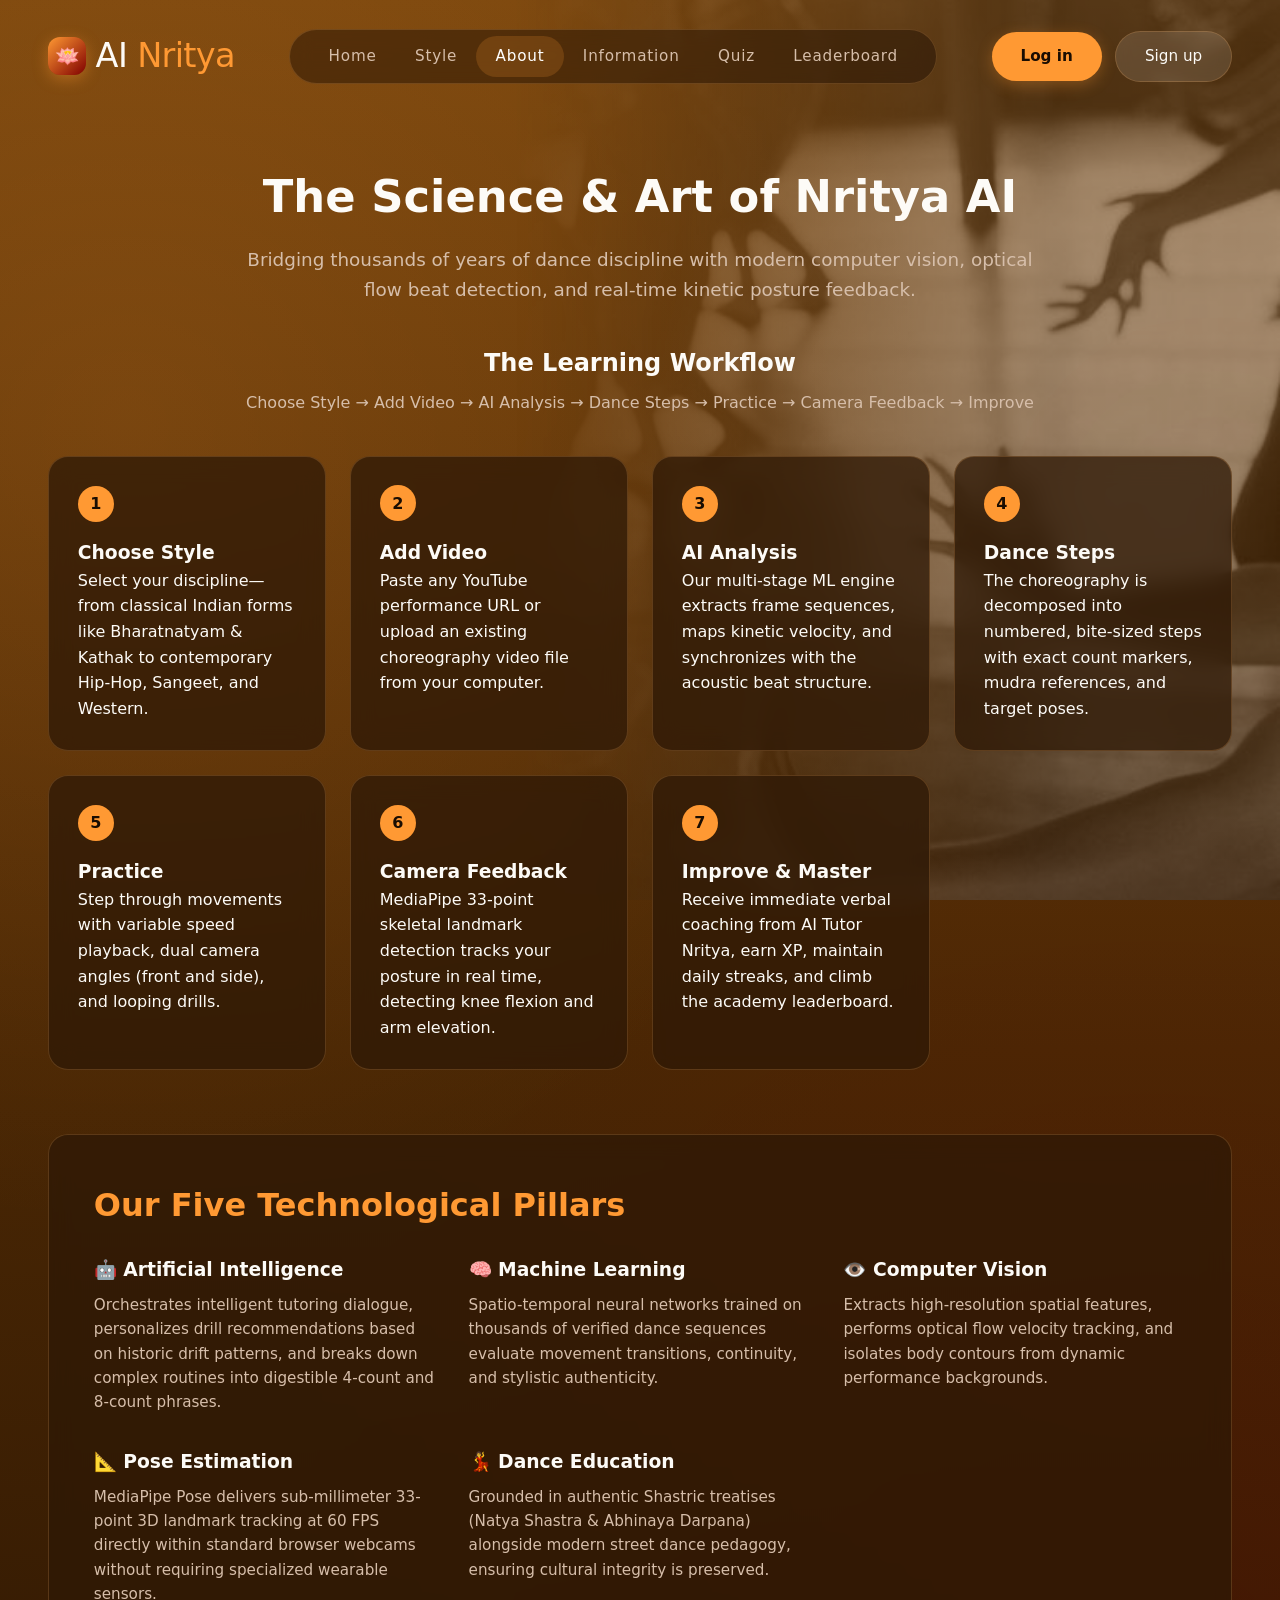
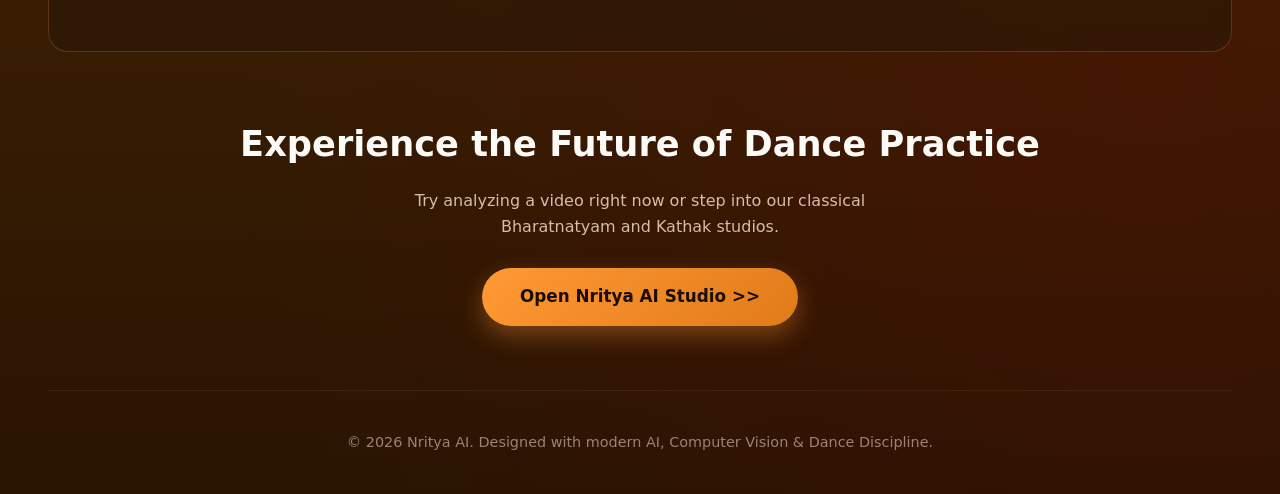
<file: about.html>
<!DOCTYPE html>
<html lang="en">
<head>
    <meta charset="UTF-8">
    <meta name="viewport" content="width=device-width, initial-scale=1.0">
    <title>About — Nritya AI</title>
    <link rel="stylesheet" href="style1.css">
    <link rel="stylesheet" href="https://unpkg.com/aos@next/dist/aos.css" />
</head>
<body>

    <img class="image-gradient" src="download (10).jpg" alt="gradient" onerror="this.style.display='none'">
    <div class="layer-blur"></div>

    <div class="container">

        <!-- Top Navigation (No Contact) -->
        <header>
            <a href="index1.html" class="logo-wrap">
                <div class="logo-badge">🪷</div>
                <h1 class="logo">AI <span>Nritya</span></h1>
            </a>

            <nav>
                <a href="index1.html">Home</a>
                <a href="style.html">Style</a>
                <a href="about.html" class="active">About</a>
                <a href="information.html">Information</a>
                <a href="quiz.html">Quiz</a>
                <a href="leaderboard.html">Leaderboard</a>
            </nav>

            <div class="header-actions">
                <a href="Login.html" class="btn">Log in</a>
                <a href="SignUp.html" class="btn-signing">Sign up</a>
            </div>
        </header>

        <!-- Page Hero -->
        <section class="page-hero" data-aos="fade-down">
            <h1>The Science & Art of Nritya AI</h1>
            <p>Bridging thousands of years of dance discipline with modern computer vision, optical flow beat detection, and real-time kinetic posture feedback.</p>
        </section>

        <!-- The 7-Step Workflow Pipeline -->
        <h2 style="text-align: center; margin-bottom: 0.5rem;" data-aos="fade-up">The Learning Workflow</h2>
        <p style="text-align: center; color: var(--text-muted); margin-bottom: 2rem;" data-aos="fade-up">
            Choose Style &rarr; Add Video &rarr; AI Analysis &rarr; Dance Steps &rarr; Practice &rarr; Camera Feedback &rarr; Improve
        </p>

        <div class="pipeline-steps-grid" data-aos="fade-up">
            <div class="pipeline-step-card">
                <div class="step-seq-num">1</div>
                <h3>Choose Style</h3>
                <p>Select your discipline—from classical Indian forms like Bharatnatyam & Kathak to contemporary Hip-Hop, Sangeet, and Western.</p>
            </div>

            <div class="pipeline-step-card">
                <div class="step-seq-num">2</div>
                <h3>Add Video</h3>
                <p>Paste any YouTube performance URL or upload an existing choreography video file from your computer.</p>
            </div>

            <div class="pipeline-step-card">
                <div class="step-seq-num">3</div>
                <h3>AI Analysis</h3>
                <p>Our multi-stage ML engine extracts frame sequences, maps kinetic velocity, and synchronizes with the acoustic beat structure.</p>
            </div>

            <div class="pipeline-step-card">
                <div class="step-seq-num">4</div>
                <h3>Dance Steps</h3>
                <p>The choreography is decomposed into numbered, bite-sized steps with exact count markers, mudra references, and target poses.</p>
            </div>

            <div class="pipeline-step-card">
                <div class="step-seq-num">5</div>
                <h3>Practice</h3>
                <p>Step through movements with variable speed playback, dual camera angles (front and side), and looping drills.</p>
            </div>

            <div class="pipeline-step-card">
                <div class="step-seq-num">6</div>
                <h3>Camera Feedback</h3>
                <p>MediaPipe 33-point skeletal landmark detection tracks your posture in real time, detecting knee flexion and arm elevation.</p>
            </div>

            <div class="pipeline-step-card">
                <div class="step-seq-num">7</div>
                <h3>Improve & Master</h3>
                <p>Receive immediate verbal coaching from AI Tutor Nritya, earn XP, maintain daily streaks, and climb the academy leaderboard.</p>
            </div>
        </div>

        <!-- The Technological Pillars -->
        <section style="background: var(--bg-card); border: 1px solid var(--border-glass); border-radius: var(--radius-card); padding: 2.8rem; margin: 3rem 0; backdrop-filter: blur(12px);" data-aos="fade-up">
            <h2 style="font-size: 2rem; margin-bottom: 1.5rem; color: var(--accent-orange);">Our Five Technological Pillars</h2>
            
            <div style="display: grid; grid-template-columns: repeat(auto-fit, minmax(280px, 1fr)); gap: 2rem;">
                <div>
                    <h3 style="margin-bottom: 0.5rem; display: flex; align-items: center; gap: 0.5rem;">🤖 Artificial Intelligence</h3>
                    <p style="color: var(--text-muted); font-size: 0.95rem; line-height: 1.6;">
                        Orchestrates intelligent tutoring dialogue, personalizes drill recommendations based on historic drift patterns, and breaks down complex routines into digestible 4-count and 8-count phrases.
                    </p>
                </div>

                <div>
                    <h3 style="margin-bottom: 0.5rem; display: flex; align-items: center; gap: 0.5rem;">🧠 Machine Learning</h3>
                    <p style="color: var(--text-muted); font-size: 0.95rem; line-height: 1.6;">
                        Spatio-temporal neural networks trained on thousands of verified dance sequences evaluate movement transitions, continuity, and stylistic authenticity.
                    </p>
                </div>

                <div>
                    <h3 style="margin-bottom: 0.5rem; display: flex; align-items: center; gap: 0.5rem;">👁️ Computer Vision</h3>
                    <p style="color: var(--text-muted); font-size: 0.95rem; line-height: 1.6;">
                        Extracts high-resolution spatial features, performs optical flow velocity tracking, and isolates body contours from dynamic performance backgrounds.
                    </p>
                </div>

                <div>
                    <h3 style="margin-bottom: 0.5rem; display: flex; align-items: center; gap: 0.5rem;">📐 Pose Estimation</h3>
                    <p style="color: var(--text-muted); font-size: 0.95rem; line-height: 1.6;">
                        MediaPipe Pose delivers sub-millimeter 33-point 3D landmark tracking at 60 FPS directly within standard browser webcams without requiring specialized wearable sensors.
                    </p>
                </div>

                <div>
                    <h3 style="margin-bottom: 0.5rem; display: flex; align-items: center; gap: 0.5rem;">💃 Dance Education</h3>
                    <p style="color: var(--text-muted); font-size: 0.95rem; line-height: 1.6;">
                        Grounded in authentic Shastric treatises (Natya Shastra & Abhinaya Darpana) alongside modern street dance pedagogy, ensuring cultural integrity is preserved.
                    </p>
                </div>
            </div>
        </section>

        <!-- CTA -->
        <div style="text-align: center; margin: 4rem 0;" data-aos="zoom-in">
            <h2 style="font-size: 2.2rem; margin-bottom: 1rem;">Experience the Future of Dance Practice</h2>
            <p style="color: var(--text-muted); max-width: 32rem; margin: 0 auto 1.8rem;">
                Try analyzing a video right now or step into our classical Bharatnatyam and Kathak studios.
            </p>
            <a href="tutor.html" class="btn-signing-main">Open Nritya AI Studio &gt;&gt;</a>
        </div>

        <!-- Footer -->
        <footer>
            &copy; 2026 Nritya AI. Designed with modern AI, Computer Vision & Dance Discipline.
        </footer>

    </div>

    <script src="https://unpkg.com/aos@next/dist/aos.js"></script>
    <script src="dance-data.js"></script>
    <script src="ai-service.js"></script>
    <script src="pose-engine.js"></script>
    <script src="app.js"></script>
    <script>
        AOS.init({ once: true });
    </script>

</body>
</html>
</file>
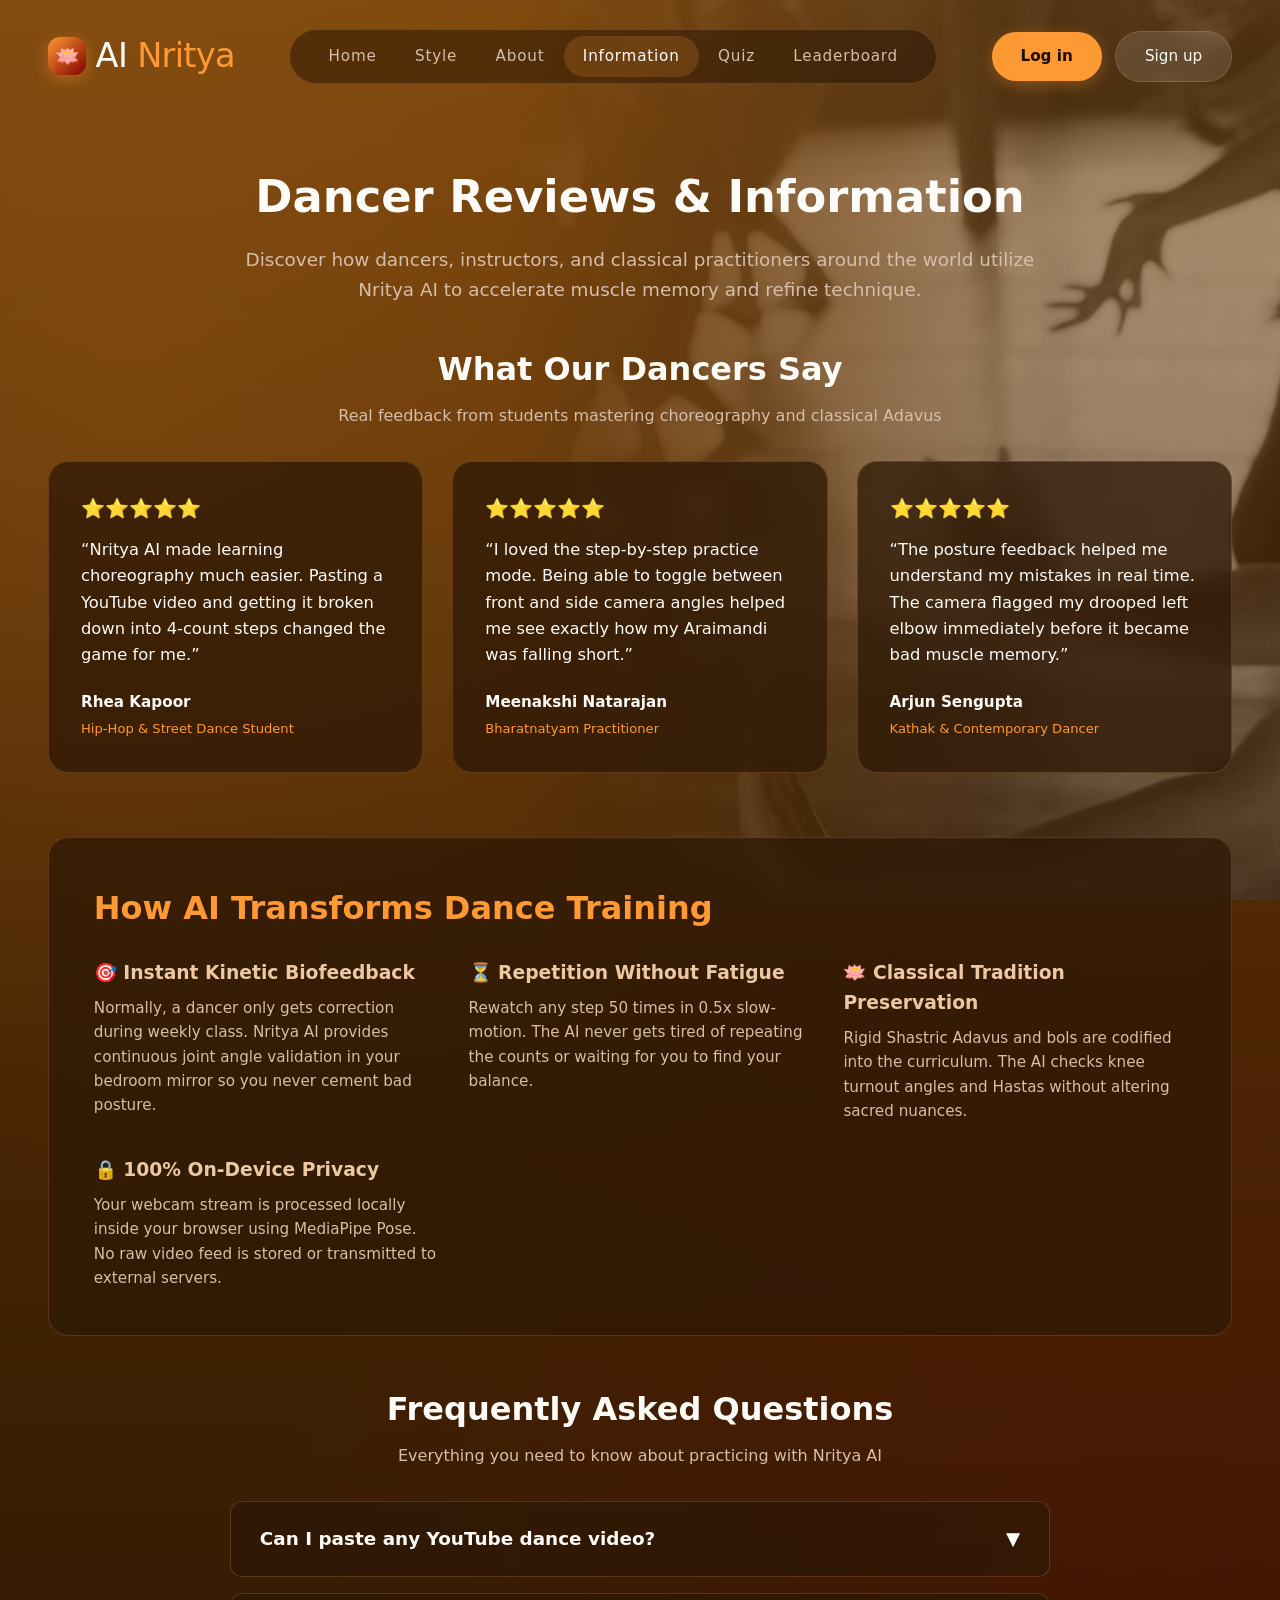
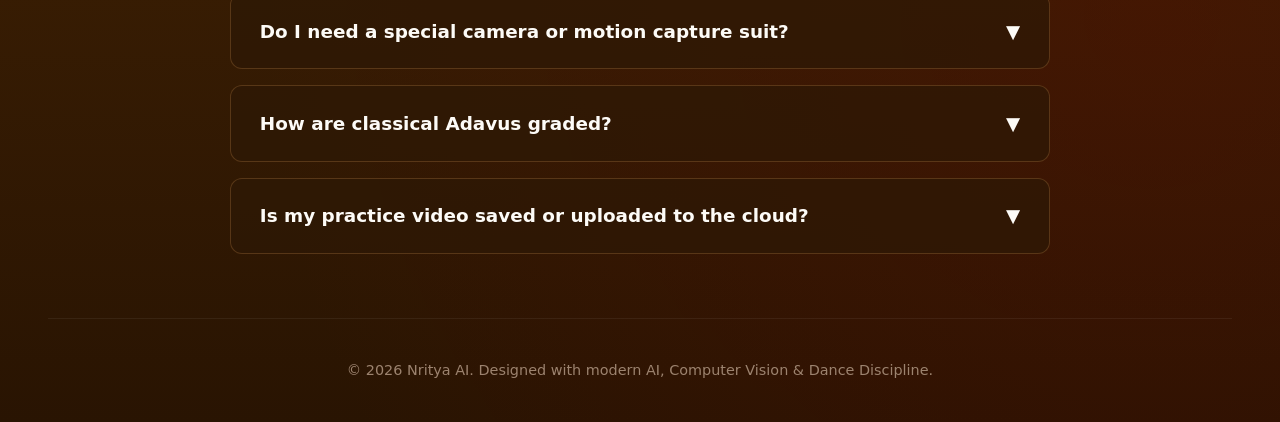
<file: information.html>
<!DOCTYPE html>
<html lang="en">
<head>
    <meta charset="UTF-8">
    <meta name="viewport" content="width=device-width, initial-scale=1.0">
    <title>Information & Reviews — Nritya AI</title>
    <link rel="stylesheet" href="style1.css">
    <link rel="stylesheet" href="https://unpkg.com/aos@next/dist/aos.css" />
</head>
<body>

    <img class="image-gradient" src="download (10).jpg" alt="gradient" onerror="this.style.display='none'">
    <div class="layer-blur"></div>

    <div class="container">

        <!-- Header (Strictly NO Contact) -->
        <header>
            <a href="index1.html" class="logo-wrap">
                <div class="logo-badge">🪷</div>
                <h1 class="logo">AI <span>Nritya</span></h1>
            </a>

            <nav>
                <a href="index1.html">Home</a>
                <a href="style.html">Style</a>
                <a href="about.html">About</a>
                <a href="information.html" class="active">Information</a>
                <a href="quiz.html">Quiz</a>
                <a href="leaderboard.html">Leaderboard</a>
            </nav>

            <div class="header-actions">
                <a href="Login.html" class="btn">Log in</a>
                <a href="SignUp.html" class="btn-signing">Sign up</a>
            </div>
        </header>

        <!-- Page Hero -->
        <section class="page-hero" data-aos="fade-down">
            <h1>Dancer Reviews & Information</h1>
            <p>Discover how dancers, instructors, and classical practitioners around the world utilize Nritya AI to accelerate muscle memory and refine technique.</p>
        </section>

        <!-- Verified Reviews Section -->
        <section data-aos="fade-up">
            <h2 style="text-align: center; font-size: 2rem; margin-bottom: 0.5rem;">What Our Dancers Say</h2>
            <p style="text-align: center; color: var(--text-muted); margin-bottom: 2rem;">Real feedback from students mastering choreography and classical Adavus</p>

            <div class="reviews-grid">
                <div class="review-card">
                    <div class="review-stars">⭐⭐⭐⭐⭐</div>
                    <p class="review-quote">“Nritya AI made learning choreography much easier. Pasting a YouTube video and getting it broken down into 4-count steps changed the game for me.”</p>
                    <div class="reviewer-meta">
                        <strong>Rhea Kapoor</strong>
                        <span>Hip-Hop & Street Dance Student</span>
                    </div>
                </div>

                <div class="review-card">
                    <div class="review-stars">⭐⭐⭐⭐⭐</div>
                    <p class="review-quote">“I loved the step-by-step practice mode. Being able to toggle between front and side camera angles helped me see exactly how my Araimandi was falling short.”</p>
                    <div class="reviewer-meta">
                        <strong>Meenakshi Natarajan</strong>
                        <span>Bharatnatyam Practitioner</span>
                    </div>
                </div>

                <div class="review-card">
                    <div class="review-stars">⭐⭐⭐⭐⭐</div>
                    <p class="review-quote">“The posture feedback helped me understand my mistakes in real time. The camera flagged my drooped left elbow immediately before it became bad muscle memory.”</p>
                    <div class="reviewer-meta">
                        <strong>Arjun Sengupta</strong>
                        <span>Kathak & Contemporary Dancer</span>
                    </div>
                </div>
            </div>
        </section>

        <!-- How AI Helps Dancers & Key Benefits -->
        <section style="background: var(--bg-card); border: 1px solid var(--border-glass); border-radius: var(--radius-card); padding: 2.8rem; margin: 3rem 0; backdrop-filter: blur(12px);" data-aos="fade-up">
            <h2 style="font-size: 2rem; margin-bottom: 1.5rem; color: var(--accent-orange);">How AI Transforms Dance Training</h2>
            
            <div style="display: grid; grid-template-columns: repeat(auto-fit, minmax(280px, 1fr)); gap: 2rem;">
                <div>
                    <h3 style="margin-bottom: 0.5rem; color: var(--accent-cream);">🎯 Instant Kinetic Biofeedback</h3>
                    <p style="color: var(--text-muted); font-size: 0.95rem;">
                        Normally, a dancer only gets correction during weekly class. Nritya AI provides continuous joint angle validation in your bedroom mirror so you never cement bad posture.
                    </p>
                </div>

                <div>
                    <h3 style="margin-bottom: 0.5rem; color: var(--accent-cream);">⏳ Repetition Without Fatigue</h3>
                    <p style="color: var(--text-muted); font-size: 0.95rem;">
                        Rewatch any step 50 times in 0.5x slow-motion. The AI never gets tired of repeating the counts or waiting for you to find your balance.
                    </p>
                </div>

                <div>
                    <h3 style="margin-bottom: 0.5rem; color: var(--accent-cream);">🪷 Classical Tradition Preservation</h3>
                    <p style="color: var(--text-muted); font-size: 0.95rem;">
                        Rigid Shastric Adavus and bols are codified into the curriculum. The AI checks knee turnout angles and Hastas without altering sacred nuances.
                    </p>
                </div>

                <div>
                    <h3 style="margin-bottom: 0.5rem; color: var(--accent-cream);">🔒 100% On-Device Privacy</h3>
                    <p style="color: var(--text-muted); font-size: 0.95rem;">
                        Your webcam stream is processed locally inside your browser using MediaPipe Pose. No raw video feed is stored or transmitted to external servers.
                    </p>
                </div>
            </div>
        </section>

        <!-- Frequently Asked Questions -->
        <section data-aos="fade-up">
            <h2 style="text-align: center; font-size: 2rem; margin-bottom: 0.5rem;">Frequently Asked Questions</h2>
            <p style="text-align: center; color: var(--text-muted); margin-bottom: 2rem;">Everything you need to know about practicing with Nritya AI</p>

            <div class="faq-list">
                <div class="faq-item" onclick="toggleFaq(this)">
                    <div class="faq-question">
                        <span>Can I paste any YouTube dance video?</span>
                        <span>▼</span>
                    </div>
                    <div class="faq-answer">
                        Yes! You can paste any standard YouTube URL (including Shorts and share links) or upload your own video file (.mp4, .webm). The AI will process the performance, isolate the key poses, and segment the routine into numbered steps with counts.
                    </div>
                </div>

                <div class="faq-item" onclick="toggleFaq(this)">
                    <div class="faq-question">
                        <span>Do I need a special camera or motion capture suit?</span>
                        <span>▼</span>
                    </div>
                    <div class="faq-answer">
                        Not at all. Nritya AI works directly with standard laptop webcams, tablet cameras, or smartphone lenses. MediaPipe Computer Vision extracts 33 3D skeletal landmarks in real time right in your browser.
                    </div>
                </div>

                <div class="faq-item" onclick="toggleFaq(this)">
                    <div class="faq-question">
                        <span>How are classical Adavus graded?</span>
                        <span>▼</span>
                    </div>
                    <div class="faq-answer">
                        For Bharatnatyam and Kathak, the model evaluates anatomical angular standards—such as Araimandi knee flexion (~115°), Natyarambha arm level, and Tatkar sole strike acoustic resonance—comparing your posture against classical dance master keyframes.
                    </div>
                </div>

                <div class="faq-item" onclick="toggleFaq(this)">
                    <div class="faq-question">
                        <span>Is my practice video saved or uploaded to the cloud?</span>
                        <span>▼</span>
                    </div>
                    <div class="faq-answer">
                        Never. All camera posture processing is performed client-side on your local device. Your video feed is strictly private and never uploaded or stored.
                    </div>
                </div>
            </div>
        </section>

        <!-- Footer -->
        <footer>
            &copy; 2026 Nritya AI. Designed with modern AI, Computer Vision & Dance Discipline.
        </footer>

    </div>

    <script src="https://unpkg.com/aos@next/dist/aos.js"></script>
    <script src="dance-data.js"></script>
    <script src="ai-service.js"></script>
    <script src="pose-engine.js"></script>
    <script src="app.js"></script>
    <script>
        AOS.init({ once: true });

        function toggleFaq(el) {
            el.classList.toggle('open');
            const arrow = el.querySelector('.faq-question span:last-child');
            if (arrow) arrow.textContent = el.classList.contains('open') ? '▲' : '▼';
        }
    </script>

</body>
</html>
</file>
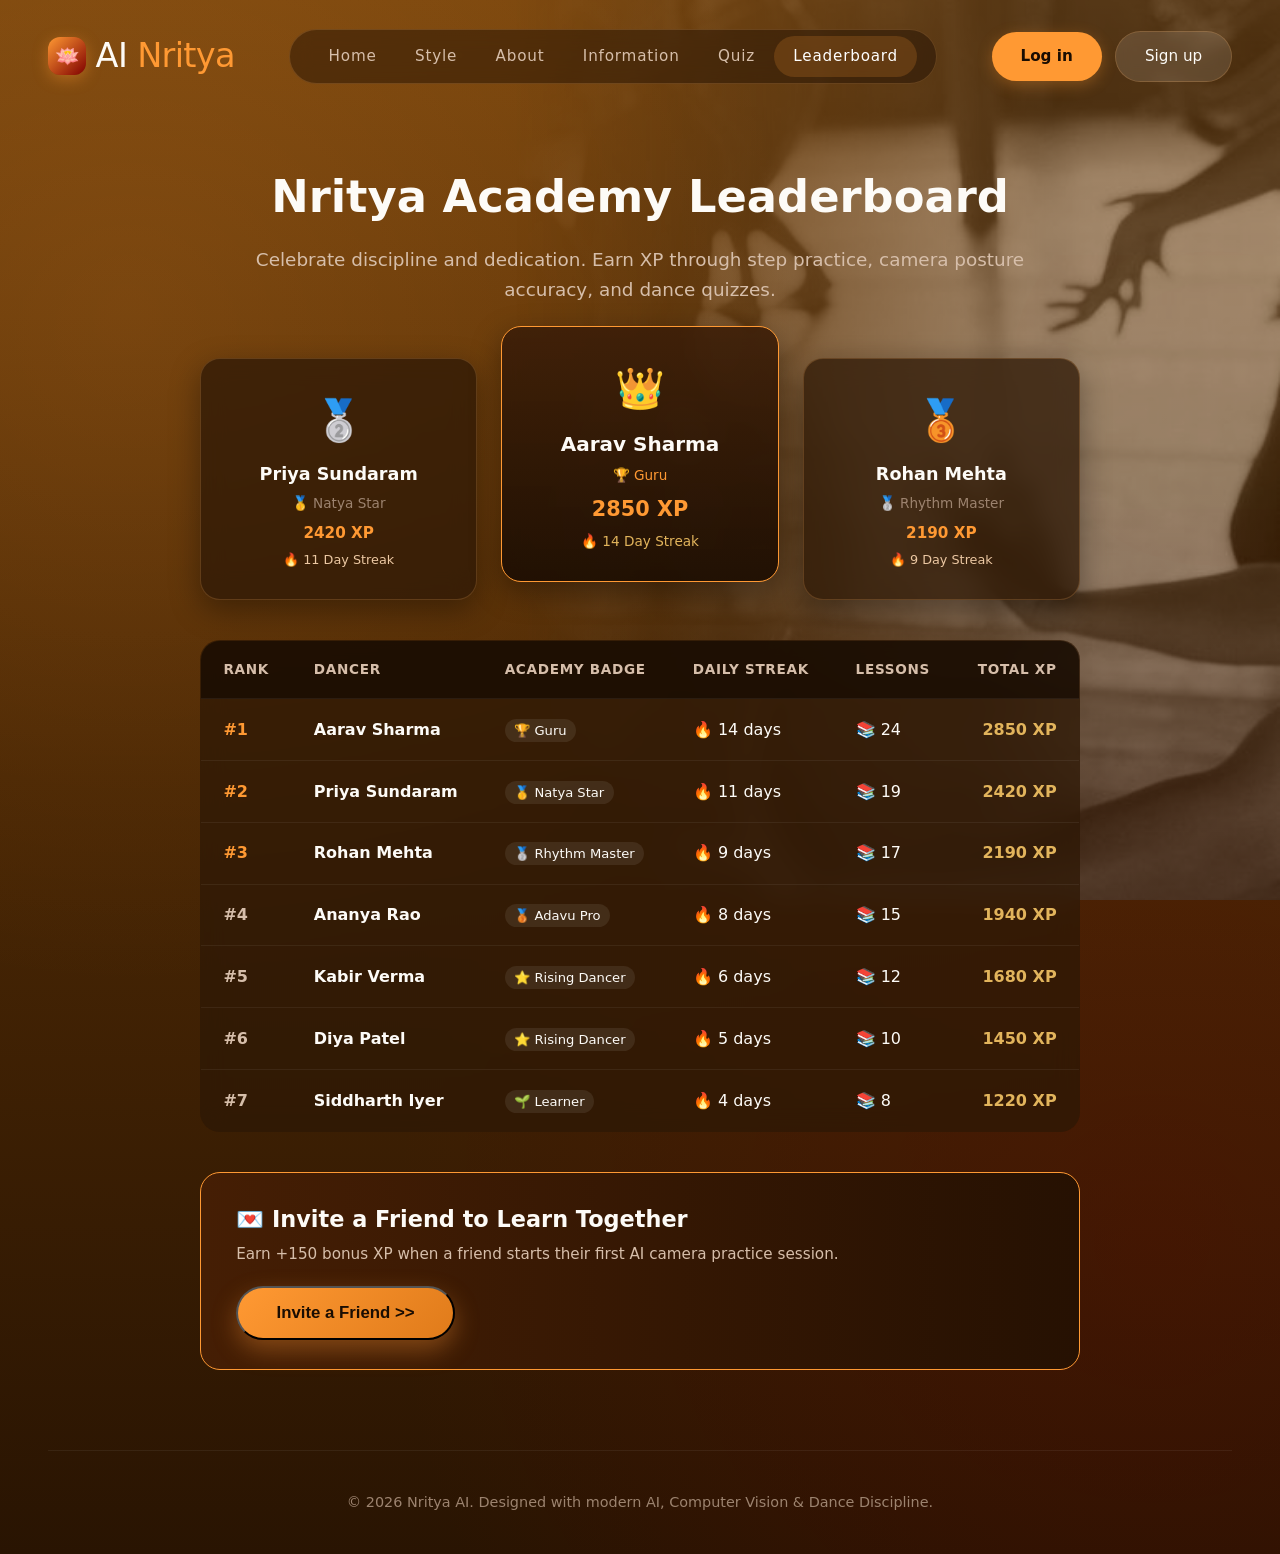
<file: leaderboard.html>
<!DOCTYPE html>
<html lang="en">
<head>
    <meta charset="UTF-8">
    <meta name="viewport" content="width=device-width, initial-scale=1.0">
    <title>Academy Leaderboard — Nritya AI</title>
    <link rel="stylesheet" href="style1.css">
    <link rel="stylesheet" href="https://unpkg.com/aos@next/dist/aos.css" />
</head>
<body>

    <img class="image-gradient" src="download (10).jpg" alt="gradient" onerror="this.style.display='none'">
    <div class="layer-blur"></div>

    <div class="container">

        <!-- Header -->
        <header>
            <a href="index1.html" class="logo-wrap">
                <div class="logo-badge">🪷</div>
                <h1 class="logo">AI <span>Nritya</span></h1>
            </a>

            <nav>
                <a href="index1.html">Home</a>
                <a href="style.html">Style</a>
                <a href="about.html">About</a>
                <a href="information.html">Information</a>
                <a href="quiz.html">Quiz</a>
                <a href="leaderboard.html" class="active">Leaderboard</a>
            </nav>

            <div class="header-actions">
                <a href="Login.html" class="btn">Log in</a>
                <a href="SignUp.html" class="btn-signing">Sign up</a>
            </div>
        </header>

        <!-- Page Hero -->
        <section class="page-hero" data-aos="fade-down">
            <h1>Nritya Academy Leaderboard</h1>
            <p>Celebrate discipline and dedication. Earn XP through step practice, camera posture accuracy, and dance quizzes.</p>
        </section>

        <!-- Leaderboard Wrapper -->
        <div class="leaderboard-wrap" data-aos="fade-up">

            <!-- Top 3 Podium Cards -->
            <div class="podium-row" id="podium-container">
                <!-- Injected via JS -->
            </div>

            <!-- Full Rankings Table -->
            <table class="leaderboard-table">
                <thead>
                    <tr>
                        <th style="width: 70px;">Rank</th>
                        <th>Dancer</th>
                        <th>Academy Badge</th>
                        <th>Daily Streak</th>
                        <th>Lessons</th>
                        <th style="text-align: right;">Total XP</th>
                    </tr>
                </thead>
                <tbody id="leaderboard-tbody">
                    <!-- Rows populated dynamically with current user highlight -->
                </tbody>
            </table>

            <!-- Invite Friends Banner -->
            <div class="invite-friends-banner">
                <div>
                    <h3>💌 Invite a Friend to Learn Together</h3>
                    <p>Earn +150 bonus XP when a friend starts their first AI camera practice session.</p>
                </div>
                <button class="btn-signing-main" onclick="window.nrityaApp.openInviteModal()">
                    Invite a Friend &gt;&gt;
                </button>
            </div>

        </div>

        <!-- Footer -->
        <footer>
            &copy; 2026 Nritya AI. Designed with modern AI, Computer Vision & Dance Discipline.
        </footer>

    </div>

    <!-- Scripts -->
    <script src="https://unpkg.com/aos@next/dist/aos.js"></script>
    <script src="dance-data.js"></script>
    <script src="ai-service.js"></script>
    <script src="pose-engine.js"></script>
    <script src="app.js"></script>
    <script>
        AOS.init({ once: true });

        document.addEventListener('DOMContentLoaded', () => {
            renderLeaderboard();
        });

        function renderLeaderboard() {
            let board = [...window.DANCE_DATA.leaderboard];
            const currentUser = window.nrityaApp.currentUser;

            // If user is logged in, insert or update user in leaderboard
            if (currentUser) {
                const existingIdx = board.findIndex(u => u.name.toLowerCase() === currentUser.name.toLowerCase());
                const userEntry = {
                    rank: 0,
                    name: `${currentUser.name} (You)`,
                    xp: currentUser.xp || 450,
                    streak: currentUser.streak || 1,
                    lessonsCompleted: (currentUser.completedLessons && currentUser.completedLessons.length) || 3,
                    badge: '💃 Rising Star',
                    isCurrentUser: true
                };

                if (existingIdx !== -1) {
                    board[existingIdx] = userEntry;
                } else {
                    board.push(userEntry);
                }
            }

            // Sort by XP descending
            board.sort((a, b) => b.xp - a.xp);
            board.forEach((item, idx) => item.rank = idx + 1);

            // Render Top 3 Podium
            const podiumEl = document.getElementById('podium-container');
            const top3 = board.slice(0, 3);
            podiumEl.innerHTML = `
                <div class="podium-card rank-2">
                    <div class="podium-avatar">🥈</div>
                    <div class="podium-name">${top3[1] ? top3[1].name : 'Priya S.'}</div>
                    <div style="font-size: 0.85rem; color: var(--text-dim); margin-bottom: 0.4rem;">${top3[1] ? top3[1].badge : 'Natya Star'}</div>
                    <div class="podium-xp">${top3[1] ? top3[1].xp : 2420} XP</div>
                    <div style="font-size: 0.8rem; color: var(--accent-cream); margin-top: 0.3rem;">🔥 ${top3[1] ? top3[1].streak : 11} Day Streak</div>
                </div>

                <div class="podium-card rank-1">
                    <div class="podium-avatar">👑</div>
                    <div class="podium-name" style="font-size: 1.25rem;">${top3[0] ? top3[0].name : 'Aarav S.'}</div>
                    <div style="font-size: 0.85rem; color: var(--accent-orange); margin-bottom: 0.4rem;">${top3[0] ? top3[0].badge : 'Guru'}</div>
                    <div class="podium-xp" style="font-size: 1.3rem;">${top3[0] ? top3[0].xp : 2850} XP</div>
                    <div style="font-size: 0.85rem; color: var(--accent-gold); margin-top: 0.3rem;">🔥 ${top3[0] ? top3[0].streak : 14} Day Streak</div>
                </div>

                <div class="podium-card rank-3">
                    <div class="podium-avatar">🥉</div>
                    <div class="podium-name">${top3[2] ? top3[2].name : 'Rohan M.'}</div>
                    <div style="font-size: 0.85rem; color: var(--text-dim); margin-bottom: 0.4rem;">${top3[2] ? top3[2].badge : 'Rhythm Master'}</div>
                    <div class="podium-xp">${top3[2] ? top3[2].xp : 2190} XP</div>
                    <div style="font-size: 0.8rem; color: var(--accent-cream); margin-top: 0.3rem;">🔥 ${top3[2] ? top3[2].streak : 9} Day Streak</div>
                </div>
            `;

            // Render Table
            const tbody = document.getElementById('leaderboard-tbody');
            tbody.innerHTML = board.map(dancer => `
                <tr class="${dancer.isCurrentUser ? 'current-user-row' : ''}">
                    <td style="font-weight: 700; color: ${dancer.rank <= 3 ? 'var(--accent-orange)' : 'var(--text-muted)'};">#${dancer.rank}</td>
                    <td style="font-weight: 600;">
                        ${dancer.name}
                        ${dancer.isCurrentUser ? '<span style="background: var(--accent-orange); color: #1a0d02; font-size: 0.7rem; font-weight: 800; padding: 2px 6px; border-radius: 8px; margin-left: 6px;">YOU</span>' : ''}
                    </td>
                    <td><span style="background: rgba(255,255,255,0.08); padding: 0.25rem 0.6rem; border-radius: 12px; font-size: 0.82rem;">${dancer.badge || '⭐ Dancer'}</span></td>
                    <td>🔥 ${dancer.streak} days</td>
                    <td>📚 ${dancer.lessonsCompleted}</td>
                    <td style="text-align: right; font-weight: 800; color: var(--accent-gold);">${dancer.xp} XP</td>
                </tr>
            `).join('');
        }
    </script>

</body>
</html>
</file>
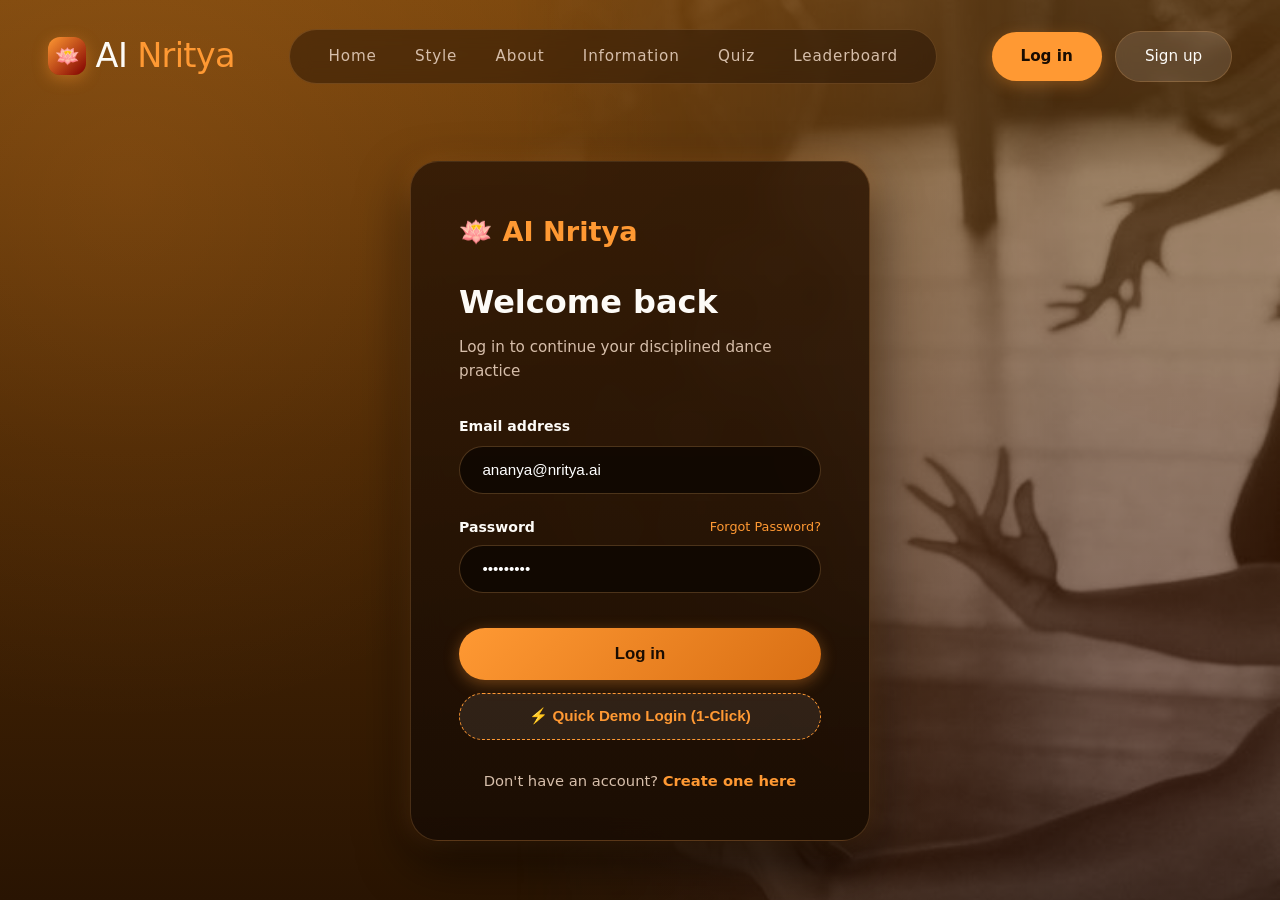
<file: Login.html>
<!DOCTYPE html>
<html lang="en">
<head>
    <meta charset="UTF-8">
    <meta name="viewport" content="width=device-width, initial-scale=1.0">
    <title>Log in — Nritya AI</title>
    <link rel="stylesheet" href="style1.css">
</head>
<body>
 
    <img class="image-gradient" src="download (10).jpg" alt="gradient" onerror="this.style.display='none'">
    <div class="layer-blur"></div>

    <div class="container">
        <header>
            <a href="index1.html" class="logo-wrap">
                <div class="logo-badge">🪷</div>
                <h1 class="logo">AI <span>Nritya</span></h1>
            </a>
            <nav>
                <a href="index1.html">Home</a>
                <a href="style.html">Style</a>
                <a href="about.html">About</a>
                <a href="information.html">Information</a>
                <a href="quiz.html">Quiz</a>
                <a href="leaderboard.html">Leaderboard</a>
            </nav>
            <div class="header-actions">
                <a href="SignUp.html" class="btn-signing">Sign up</a>
            </div>
        </header>
    </div>
 
    <div class="auth-wrapper">
        <div class="auth-box">
            <a href="index1.html" class="auth-logo">🪷 AI Nritya</a>
 
            <h2>Welcome back</h2>
            <p class="auth-subtext">Log in to continue your disciplined dance practice</p>
 
            <form id="login-form" onsubmit="handleLoginSubmit(event)">
                <div class="form-group">
                    <label for="email">Email address</label>
                    <input type="email" id="email" name="email" placeholder="you@example.com" required value="ananya@nritya.ai">
                </div>
 
                <div class="form-group">
                    <div style="display: flex; justify-content: space-between; align-items: center; margin-bottom: 0.4rem;">
                        <label for="password" style="margin-bottom: 0;">Password</label>
                        <a href="#" onclick="handleForgotPassword(event)" style="font-size: 0.8rem; color: var(--accent-orange); text-decoration: none;">Forgot Password?</a>
                    </div>
                    <input type="password" id="password" name="password" placeholder="Enter your password" required value="dance1234">
                </div>
 
                <button type="submit" class="auth-submit">Log in</button>
                <button type="button" class="btn-demo-login" onclick="handleQuickDemoLogin()">⚡ Quick Demo Login (1-Click)</button>
            </form>
 
            <p class="auth-switch">Don't have an account? <a href="SignUp.html">Create one here</a></p>
        </div>
    </div>
 
    <script src="dance-data.js"></script>
    <script src="ai-service.js"></script>
    <script src="pose-engine.js"></script>
    <script src="app.js"></script>
    <script>
        function handleLoginSubmit(event) {
            event.preventDefault();
            const email = document.getElementById('email').value.trim();
            const password = document.getElementById('password').value;

            const res = window.nrityaApp.login(email, password);
            if (res.success) {
                window.nrityaApp.showToast(`Welcome back, ${res.user.name}! Redirecting to Dashboard...`);
                setTimeout(() => {
                    window.location.href = 'style.html';
                }, 800);
            } else {
                alert(res.message);
            }
        }

        function handleQuickDemoLogin() {
            const user = window.nrityaApp.demoLogin();
            window.nrityaApp.showToast(`Logged in as Demo Dancer (${user.name})!`);
            setTimeout(() => {
                window.location.href = 'style.html';
            }, 700);
        }

        function handleForgotPassword(e) {
            e.preventDefault();
            alert("A password reset link has been simulated. You can also use the 1-click Demo Login!");
        }
    </script>
</body>
</html>
</file>
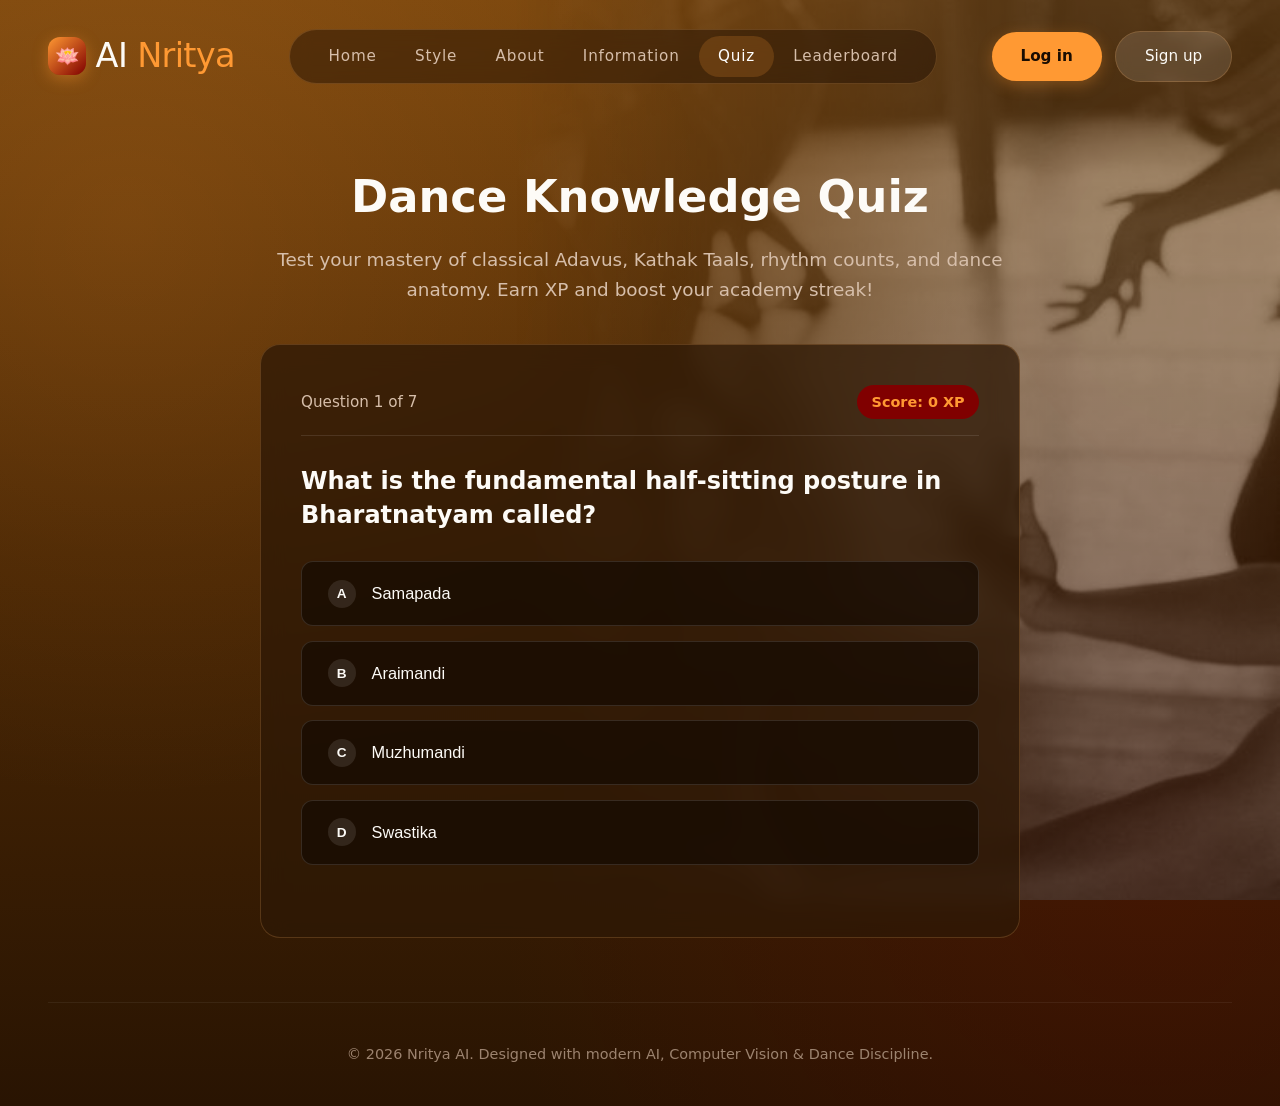
<file: quiz.html>
<!DOCTYPE html>
<html lang="en">
<head>
    <meta charset="UTF-8">
    <meta name="viewport" content="width=device-width, initial-scale=1.0">
    <title>Dance Knowledge Quiz — Nritya AI</title>
    <link rel="stylesheet" href="style1.css">
    <link rel="stylesheet" href="https://unpkg.com/aos@next/dist/aos.css" />
</head>
<body>

    <img class="image-gradient" src="download (10).jpg" alt="gradient" onerror="this.style.display='none'">
    <div class="layer-blur"></div>

    <div class="container">

        <!-- Header -->
        <header>
            <a href="index1.html" class="logo-wrap">
                <div class="logo-badge">🪷</div>
                <h1 class="logo">AI <span>Nritya</span></h1>
            </a>

            <nav>
                <a href="index1.html">Home</a>
                <a href="style.html">Style</a>
                <a href="about.html">About</a>
                <a href="information.html">Information</a>
                <a href="quiz.html" class="active">Quiz</a>
                <a href="leaderboard.html">Leaderboard</a>
            </nav>

            <div class="header-actions">
                <a href="Login.html" class="btn">Log in</a>
                <a href="SignUp.html" class="btn-signing">Sign up</a>
            </div>
        </header>

        <!-- Hero -->
        <section class="page-hero" data-aos="fade-down">
            <h1>Dance Knowledge Quiz</h1>
            <p>Test your mastery of classical Adavus, Kathak Taals, rhythm counts, and dance anatomy. Earn XP and boost your academy streak!</p>
        </section>

        <!-- Quiz Container Card -->
        <div class="quiz-container-card" id="quiz-card" data-aos="zoom-in">

            <div class="quiz-header-status">
                <div class="quiz-progress-text" id="quiz-progress">
                    Question 1 of 7
                </div>
                <div class="quiz-score-badge" id="quiz-score">
                    Score: 0 XP
                </div>
            </div>

            <h3 class="quiz-question-title" id="quiz-question-text">
                Loading question...
            </h3>

            <!-- 4 Options -->
            <div class="quiz-options-list" id="quiz-options-container">
                <!-- Options injected via JS -->
            </div>

            <!-- Explanation Box (revealed on answer) -->
            <div class="quiz-explanation-box" id="quiz-explanation-container" style="display: none;">
                <strong style="color: var(--accent-orange); display: block; margin-bottom: 0.3rem;">Did you know?</strong>
                <span id="quiz-explanation-text"></span>
            </div>

            <!-- Action Button (Next Question / Finish) -->
            <div style="text-align: right;">
                <button class="btn-signing-main" id="btn-quiz-next" style="display: none;" onclick="nextQuestion()">
                    Next Question &gt;&gt;
                </button>
            </div>

        </div>

        <!-- Completion Modal / View -->
        <div class="quiz-container-card" id="quiz-completed-card" style="display: none; text-align: center;">
            <div style="font-size: 3.5rem; margin-bottom: 0.8rem;">🏆</div>
            <h2 style="font-size: 2.2rem; margin-bottom: 0.5rem;">Quiz Completed!</h2>
            <p style="color: var(--text-muted); margin-bottom: 1.5rem;" id="quiz-final-summary">
                You scored 6 out of 7 correct answers!
            </p>
            <div style="background: rgba(255, 153, 51, 0.15); border: 1.5px solid var(--accent-orange); padding: 1.2rem; border-radius: var(--radius-subtle); display: inline-block; margin-bottom: 2rem;">
                <span style="font-size: 1.8rem; font-weight: 800; color: #ffffff;" id="quiz-final-xp">+210 XP Earned</span>
            </div>
            <div style="display: flex; gap: 1rem; justify-content: center;">
                <button class="btn-get-started" onclick="restartQuiz()">Try Again 🔄</button>
                <a href="leaderboard.html" class="btn-signing-main">View Leaderboard &gt;&gt;</a>
            </div>
        </div>

        <!-- Footer -->
        <footer>
            &copy; 2026 Nritya AI. Designed with modern AI, Computer Vision & Dance Discipline.
        </footer>

    </div>

    <!-- Scripts -->
    <script src="https://unpkg.com/aos@next/dist/aos.js"></script>
    <script src="dance-data.js"></script>
    <script src="ai-service.js"></script>
    <script src="pose-engine.js"></script>
    <script src="app.js"></script>
    <script>
        AOS.init({ once: true });

        let currentQuestionIdx = 0;
        let score = 0;
        let totalXP = 0;
        let answered = false;

        document.addEventListener('DOMContentLoaded', () => {
            loadQuestion();
        });

        function loadQuestion() {
            answered = false;
            const q = window.DANCE_DATA.quizQuestions[currentQuestionIdx];
            const total = window.DANCE_DATA.quizQuestions.length;

            document.getElementById('quiz-progress').textContent = `Question ${currentQuestionIdx + 1} of ${total}`;
            document.getElementById('quiz-score').textContent = `Score: ${totalXP} XP`;
            document.getElementById('quiz-question-text').textContent = q.question;

            const optionsContainer = document.getElementById('quiz-options-container');
            optionsContainer.innerHTML = q.options.map((opt, i) => `
                <button class="quiz-option-btn" onclick="selectAnswer(${i}, this)">
                    <span style="width: 28px; height: 28px; border-radius: 50%; background: rgba(255,255,255,0.1); display: inline-flex; align-items: center; justify-content: center; font-size: 0.85rem; font-weight: 700;">${String.fromCharCode(65 + i)}</span>
                    ${opt}
                </button>
            `).join('');

            document.getElementById('quiz-explanation-container').style.display = 'none';
            document.getElementById('btn-quiz-next').style.display = 'none';
        }

        function selectAnswer(selectedIdx, btnEl) {
            if (answered) return;
            answered = true;

            const q = window.DANCE_DATA.quizQuestions[currentQuestionIdx];
            const isCorrect = (selectedIdx === q.answer);
            const allOptionBtns = document.querySelectorAll('.quiz-option-btn');

            if (isCorrect) {
                btnEl.classList.add('correct');
                score++;
                totalXP += 30;
                window.nrityaApp.addXP(30, 'Quiz Correct Answer');
                window.nrityaApp.speak('Correct! Outstanding dance knowledge.');
            } else {
                btnEl.classList.add('wrong');
                allOptionBtns[q.answer].classList.add('correct');
                window.nrityaApp.speak('Not quite. Review the explanation below!');
            }

            document.getElementById('quiz-score').textContent = `Score: ${totalXP} XP`;
            document.getElementById('quiz-explanation-text').textContent = q.explanation;
            document.getElementById('quiz-explanation-container').style.display = 'block';
            document.getElementById('btn-quiz-next').style.display = 'inline-flex';
        }

        function nextQuestion() {
            currentQuestionIdx++;
            if (currentQuestionIdx < window.DANCE_DATA.quizQuestions.length) {
                loadQuestion();
            } else {
                showQuizCompleted();
            }
        }

        function showQuizCompleted() {
            document.getElementById('quiz-card').style.display = 'none';
            document.getElementById('quiz-completed-card').style.display = 'block';
            const total = window.DANCE_DATA.quizQuestions.length;
            document.getElementById('quiz-final-summary').textContent = `You correctly answered ${score} out of ${total} dance questions!`;
            document.getElementById('quiz-final-xp').textContent = `+${totalXP} XP Earned!`;
        }

        function restartQuiz() {
            currentQuestionIdx = 0;
            score = 0;
            totalXP = 0;
            document.getElementById('quiz-completed-card').style.display = 'none';
            document.getElementById('quiz-card').style.display = 'block';
            loadQuestion();
        }
    </script>

</body>
</html>
</file>
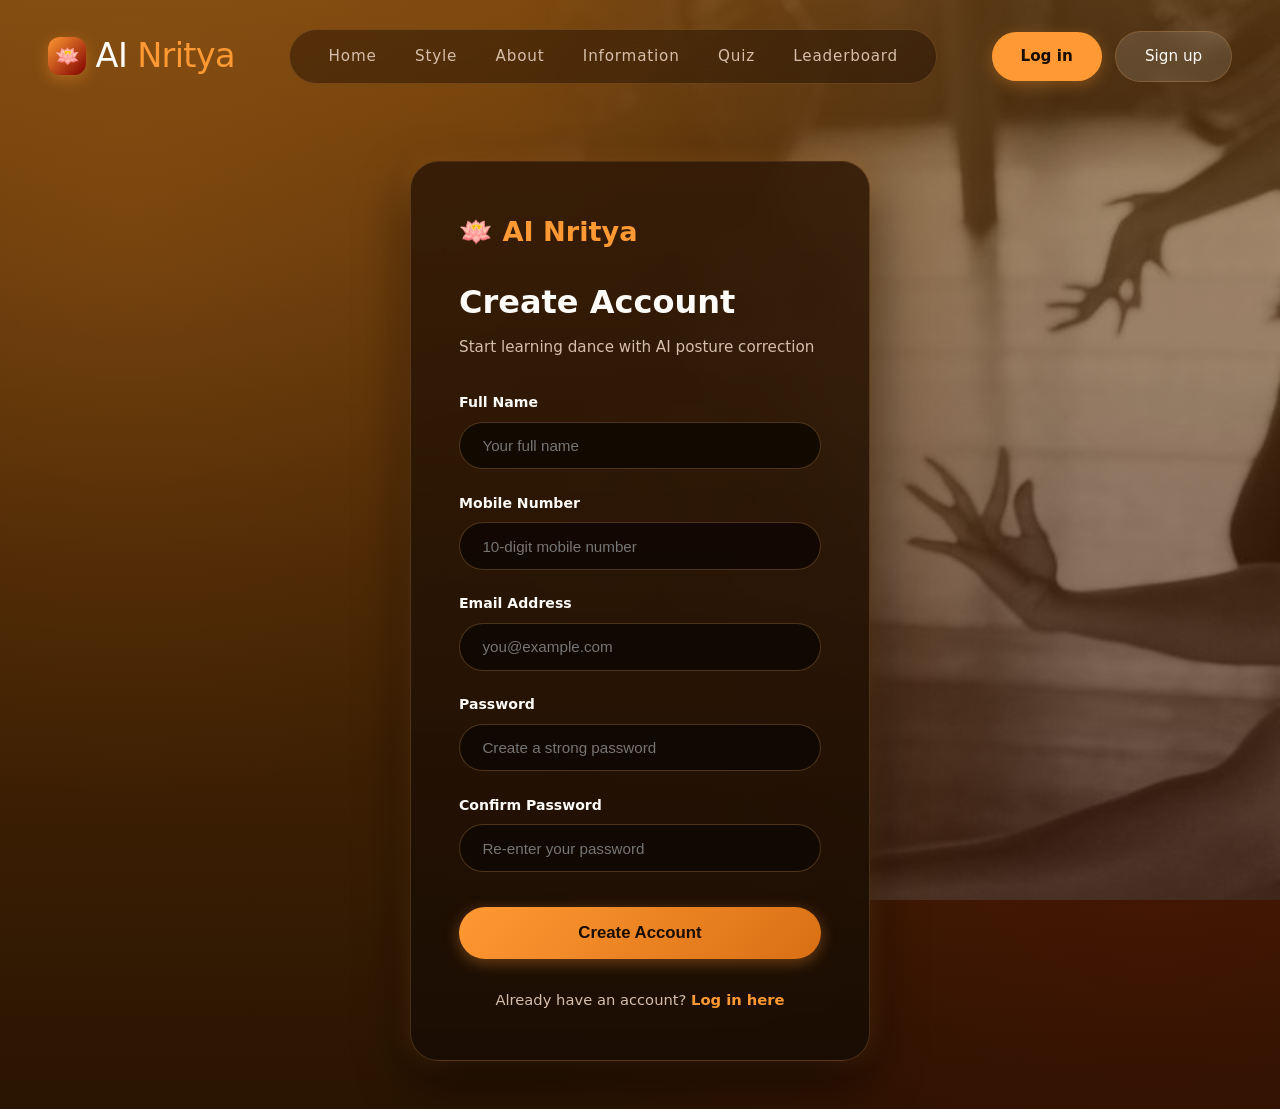
<file: SignUp.html>
<!DOCTYPE html>
<html lang="en">
<head>
    <meta charset="UTF-8">
    <meta name="viewport" content="width=device-width, initial-scale=1.0">
    <title>Sign up — Nritya AI</title>
    <link rel="stylesheet" href="style1.css">
</head>
<body>

    <img class="image-gradient" src="download (10).jpg" alt="gradient" onerror="this.style.display='none'">
    <div class="layer-blur"></div>

    <div class="container">
        <header>
            <a href="index1.html" class="logo-wrap">
                <div class="logo-badge">🪷</div>
                <h1 class="logo">AI <span>Nritya</span></h1>
            </a>
            <nav>
                <a href="index1.html">Home</a>
                <a href="style.html">Style</a>
                <a href="about.html">About</a>
                <a href="information.html">Information</a>
                <a href="quiz.html">Quiz</a>
                <a href="leaderboard.html">Leaderboard</a>
            </nav>
            <div class="header-actions">
                <a href="Login.html" class="btn">Log in</a>
            </div>
        </header>
    </div>

    <div class="auth-wrapper">
        <div class="auth-box">
            <a href="index1.html" class="auth-logo">🪷 AI Nritya</a>

            <h2>Create Account</h2>
            <p class="auth-subtext">Start learning dance with AI posture correction</p>

            <form id="signup-form" onsubmit="handleSignupSubmit(event)">
                <div class="form-group">
                    <label for="name">Full Name</label>
                    <input type="text" id="name" name="name" placeholder="Your full name" required>
                </div>

                <div class="form-group">
                    <label for="mobile">Mobile Number</label>
                    <input type="tel" id="mobile" name="mobile" placeholder="10-digit mobile number" pattern="[0-9]{10}" required>
                </div>

                <div class="form-group">
                    <label for="email">Email Address</label>
                    <input type="email" id="email" name="email" placeholder="you@example.com" required>
                </div>

                <div class="form-group">
                    <label for="password">Password</label>
                    <input type="password" id="password" name="password" placeholder="Create a strong password" required minlength="6">
                </div>

                <div class="form-group">
                    <label for="confirm-password">Confirm Password</label>
                    <input type="password" id="confirm-password" name="confirm-password" placeholder="Re-enter your password" required>
                </div>

                <button type="submit" class="auth-submit">Create Account</button>
            </form>

            <p class="auth-switch">Already have an account? <a href="Login.html">Log in here</a></p>
        </div>
    </div>

    <script src="dance-data.js"></script>
    <script src="ai-service.js"></script>
    <script src="pose-engine.js"></script>
    <script src="app.js"></script>
    <script>
        function handleSignupSubmit(event) {
            event.preventDefault();
            const name = document.getElementById('name').value;
            const mobile = document.getElementById('mobile').value;
            const email = document.getElementById('email').value;
            const password = document.getElementById('password').value;
            const confirmPassword = document.getElementById('confirm-password').value;

            const res = window.nrityaApp.signup({ name, mobile, email, password, confirmPassword });
            if (res.success) {
                window.nrityaApp.showToast(`Account created! Welcome, ${res.user.name}!`);
                setTimeout(() => {
                    window.location.href = 'style.html';
                }, 800);
            } else {
                alert(res.message);
            }
        }
    </script>
</body>
</html>
</file>
<file: style1.css>
/* ==========================================================================
   Nritya AI - Core Design System & Styling
   Warm Brown, Golden Orange, and Crimson Theme with Glassmorphism & AI HUD
   ========================================================================== */

:root {
    --bg-primary: #7b470e;
    --bg-deep: #3b1f04;
    --bg-darker: #1e0f02;
    --bg-card: rgba(46, 25, 6, 0.75);
    --bg-card-hover: rgba(68, 37, 9, 0.85);
    --bg-glass: rgba(255, 255, 255, 0.06);
    --border-glass: rgba(255, 180, 100, 0.2);
    --accent-orange: #ff9933;
    --accent-orange-hover: #ffad55;
    --accent-gold: #e2b45c;
    --accent-cream: #ecc8a3;
    --accent-maroon: #800000;
    --accent-crimson: #983131;
    --text-main: #fdfbf7;
    --text-muted: #d6beaa;
    --text-dim: #9c836f;
    --success-green: #22c55e;
    --warning-yellow: #eab308;
    --font-stack: system-ui, -apple-system, BlinkMacSystemFont, 'Segoe UI', Roboto, Helvetica, Arial, sans-serif;
    --radius-pill: 50px;
    --radius-card: 20px;
    --radius-subtle: 12px;
    --shadow-soft: 0 10px 30px rgba(0, 0, 0, 0.35);
    --shadow-glow: 0 0 25px rgba(255, 153, 51, 0.25);
    --transition-fast: 0.2s cubic-bezier(0.4, 0, 0.2, 1);
    --transition-smooth: 0.35s cubic-bezier(0.4, 0, 0.2, 1);
}

/* ===== Base Reset ===== */
* {
    margin: 0;
    padding: 0;
    box-sizing: border-box;
}

html {
    scroll-behavior: smooth;
}

body {
    font-family: var(--font-stack);
    background-color: var(--bg-primary);
    background-image: 
        radial-gradient(circle at 10% 20%, rgba(255, 153, 51, 0.12) 0%, transparent 40%),
        radial-gradient(circle at 90% 80%, rgba(128, 0, 0, 0.18) 0%, transparent 45%),
        linear-gradient(180deg, #7b470e 0%, #4a2704 50%, #291402 100%);
    color: var(--text-main);
    min-height: 100vh;
    line-height: 1.6;
    overflow-x: hidden;
    position: relative;
}

/* Background image & gradient blur */
.image-gradient {
    position: absolute;
    top: 0;
    right: 0;
    width: 60%;
    max-height: 100vh;
    object-fit: cover;
    opacity: 0.42;
    z-index: -2;
    mask-image: linear-gradient(to left, rgba(0,0,0,1) 30%, rgba(0,0,0,0) 100%);
    -webkit-mask-image: linear-gradient(to left, rgba(0,0,0,1) 30%, rgba(0,0,0,0) 100%);
    pointer-events: none;
}

.layer-blur {
    height: 0;
    width: 0;
    position: absolute;
    top: 25%;
    right: 5%;
    box-shadow: 0 0 600px 30px rgba(255, 180, 100, 0.25);
    rotate: -30deg;
    z-index: -1;
    pointer-events: none;
}

/* Container */
.container {
    width: 100%;
    max-width: 1400px;
    margin: 0 auto;
    padding: 0 3rem;
    position: relative;
}

/* ===== Header & Navigation ===== */
header {
    display: flex;
    justify-content: space-between;
    align-items: center;
    padding: 1.8rem 0;
    position: relative;
    z-index: 1000;
}

.logo-wrap {
    text-decoration: none;
    display: flex;
    align-items: center;
    gap: 0.6rem;
}

.logo-badge {
    background: linear-gradient(135deg, var(--accent-orange), var(--accent-maroon));
    color: white;
    width: 38px;
    height: 38px;
    border-radius: 12px;
    display: flex;
    align-items: center;
    justify-content: center;
    font-size: 1.25rem;
    box-shadow: 0 4px 15px rgba(255, 153, 51, 0.4);
}

header h1.logo {
    margin: 0;
    font-size: 2.1rem;
    font-weight: 400;
    letter-spacing: -0.02em;
    color: var(--text-main);
}

header h1.logo span {
    color: var(--accent-orange);
    font-weight: 300;
}

nav {
    display: flex;
    align-items: center;
    background: rgba(30, 15, 3, 0.45);
    padding: 0.4rem 1.2rem;
    border-radius: var(--radius-pill);
    border: 1px solid var(--border-glass);
    backdrop-filter: blur(10px);
}

nav a {
    font-size: 0.95rem;
    letter-spacing: 0.05rem;
    font-weight: 400;
    transition: var(--transition-fast);
    text-decoration: none;
    color: var(--text-muted);
    padding: 0.5rem 1.2rem;
    border-radius: var(--radius-pill);
}

nav a:hover,
nav a.active {
    color: #ffffff;
    background: rgba(255, 153, 51, 0.18);
}

.header-actions {
    display: flex;
    align-items: center;
    gap: 0.85rem;
}

/* User Profile Pill when Logged in */
.user-pill {
    display: flex;
    align-items: center;
    gap: 0.6rem;
    background: rgba(30, 15, 3, 0.6);
    border: 1px solid var(--accent-orange);
    padding: 0.4rem 1rem;
    border-radius: var(--radius-pill);
    font-size: 0.9rem;
}

.user-avatar {
    font-size: 1.1rem;
}

.user-name {
    font-weight: 600;
    color: var(--text-main);
}

.user-xp {
    background: var(--accent-maroon);
    color: var(--accent-orange);
    padding: 0.2rem 0.6rem;
    border-radius: 12px;
    font-size: 0.8rem;
    font-weight: 600;
}

.btn-logout {
    background: transparent;
    border: 1px solid var(--text-dim);
    color: var(--text-muted);
    padding: 0.4rem 0.9rem;
    border-radius: var(--radius-pill);
    cursor: pointer;
    font-size: 0.85rem;
    transition: var(--transition-fast);
}

.btn-logout:hover {
    border-color: #ef4444;
    color: #ef4444;
}

/* Auth Buttons */
.btn {
    display: inline-flex;
    align-items: center;
    justify-content: center;
    background-color: var(--accent-orange);
    color: #1a0d02;
    padding: 0.75rem 1.8rem;
    border-radius: var(--radius-pill);
    border: none;
    font-size: 0.95rem;
    font-weight: 600;
    text-decoration: none;
    transition: var(--transition-fast);
    cursor: pointer;
    box-shadow: 0 4px 15px rgba(255, 153, 51, 0.3);
}

.btn:hover {
    background-color: #ffffff;
    color: #1a0d02;
    transform: translateY(-2px);
    box-shadow: 0 6px 20px rgba(255, 255, 255, 0.4);
}

.btn-signing {
    display: inline-flex;
    align-items: center;
    justify-content: center;
    background-color: rgba(255, 255, 255, 0.12);
    color: var(--text-main);
    border: 1px solid var(--border-glass);
    padding: 0.75rem 1.8rem;
    border-radius: var(--radius-pill);
    font-size: 0.95rem;
    font-weight: 500;
    text-decoration: none;
    transition: var(--transition-fast);
    cursor: pointer;
    backdrop-filter: blur(8px);
}

.btn-signing:hover {
    background-color: var(--accent-orange);
    color: #1a0d02;
    border-color: var(--accent-orange);
    transform: translateY(-2px);
}

/* ===== Homepage Hero Section ===== */
main.hero-main {
    position: relative;
    display: flex;
    align-items: center;
    justify-content: space-between;
    gap: 2.5rem;
    min-height: calc(100vh - 7rem);
    padding: 2rem 0 4rem 0;
}

.hero-content {
    flex: 1 1 38rem;
    max-width: 42rem;
    z-index: 10;
    position: relative;
}

/* Eyebrow badge with animated gradient */
.tagbox {
    position: relative;
    width: fit-content;
    padding: 2px;
    border-radius: var(--radius-pill);
    background: linear-gradient(90deg, #ecc8a3, #983131, #ff9933, #800000, #ecc8a3);
    background-size: 250% 250%;
    animation: gradientShift 4s ease infinite;
    box-shadow: 0 0 20px rgba(255, 153, 51, 0.25);
    margin-bottom: 1.8rem;
}

@keyframes gradientShift {
    0% { background-position: 0% 50%; }
    50% { background-position: 100% 50%; }
    100% { background-position: 0% 50%; }
}

.tagbox .tag {
    display: block;
    background-color: #800000;
    color: #ffe6cf;
    border-radius: var(--radius-pill);
    padding: 0.45rem 1.3rem;
    font-size: 0.85rem;
    font-weight: 600;
    letter-spacing: 0.05em;
    text-transform: uppercase;
}

.hero-content h1 {
    font-size: 3.4rem;
    font-weight: 700;
    line-height: 1.15;
    letter-spacing: -0.02em;
    color: var(--text-main);
    margin-bottom: 1.5rem;
}

.hero-content h1 span.highlight {
    background: linear-gradient(135deg, #fff2e0 0%, #ff9933 100%);
    -webkit-background-clip: text;
    -webkit-text-fill-color: transparent;
}

.hero-content p.description {
    font-size: 1.12rem;
    color: var(--text-muted);
    line-height: 1.7;
    margin-bottom: 2.2rem;
    max-width: 36rem;
}

/* Hero Action Buttons */
.hero-buttons {
    display: flex;
    align-items: center;
    gap: 1.2rem;
    flex-wrap: wrap;
}

.btn-get-started {
    display: inline-flex;
    align-items: center;
    gap: 0.5rem;
    background: rgba(30, 15, 3, 0.7);
    color: var(--accent-orange);
    border: 1.5px solid var(--accent-orange);
    padding: 0.95rem 2.2rem;
    border-radius: var(--radius-pill);
    font-size: 1.05rem;
    font-weight: 600;
    text-decoration: none;
    transition: var(--transition-smooth);
}

.btn-get-started:hover {
    background: var(--accent-orange);
    color: #1a0d02;
    transform: translateY(-3px);
    box-shadow: 0 10px 25px rgba(255, 153, 51, 0.35);
}

.btn-signing-main {
    display: inline-flex;
    align-items: center;
    gap: 0.5rem;
    background: linear-gradient(135deg, #ff9933 0%, #e07b1a 100%);
    color: #1a0d02;
    padding: 0.95rem 2.4rem;
    border-radius: var(--radius-pill);
    font-size: 1.05rem;
    font-weight: 700;
    text-decoration: none;
    transition: var(--transition-smooth);
    box-shadow: 0 10px 25px rgba(255, 153, 51, 0.35);
}

.btn-signing-main:hover {
    background: linear-gradient(135deg, #ffffff 0%, #ffe6cf 100%);
    color: #1a0d02;
    transform: translateY(-3px);
    box-shadow: 0 12px 30px rgba(255, 255, 255, 0.4);
}

/* 3D Spline Robot / Avatar Model Container */
.model-wrap {
    flex: 1 1 30rem;
    display: flex;
    justify-content: center;
    align-items: center;
    position: relative;
    min-height: 520px;
}

spline-viewer.robot {
    width: 100%;
    height: 600px;
    max-width: 600px;
    z-index: 5;
}

.avatar-badge-card {
    position: absolute;
    bottom: 30px;
    left: 20px;
    background: rgba(30, 15, 3, 0.85);
    border: 1px solid var(--border-glass);
    padding: 0.8rem 1.4rem;
    border-radius: var(--radius-subtle);
    backdrop-filter: blur(12px);
    display: flex;
    align-items: center;
    gap: 0.8rem;
    box-shadow: var(--shadow-soft);
    z-index: 10;
    animation: floatBadge 3s ease-in-out infinite alternate;
}

@keyframes floatBadge {
    0% { transform: translateY(0); }
    100% { transform: translateY(-8px); }
}

.avatar-badge-card .dot {
    width: 12px;
    height: 12px;
    border-radius: 50%;
    background-color: var(--success-green);
    box-shadow: 0 0 10px var(--success-green);
}

.avatar-badge-card .text {
    font-size: 0.85rem;
    color: var(--text-main);
}

.avatar-badge-card .text strong {
    color: var(--accent-orange);
    display: block;
}

/* ===== Section Titles ===== */
.page-hero {
    text-align: center;
    padding: 3rem 0 2.5rem;
    max-width: 50rem;
    margin: 0 auto;
}

.page-hero h1 {
    font-size: 2.8rem;
    font-weight: 700;
    margin-bottom: 0.8rem;
}

.page-hero p {
    font-size: 1.15rem;
    color: var(--text-muted);
}

/* ===== Dance Style Cards Grid ===== */
.style-grid {
    display: grid;
    grid-template-columns: repeat(auto-fill, minmax(340px, 1fr));
    gap: 2rem;
    padding: 1rem 0 5rem;
}

.style-card {
    background: var(--bg-card);
    border: 1px solid var(--border-glass);
    border-radius: var(--radius-card);
    padding: 1.8rem;
    transition: var(--transition-smooth);
    display: flex;
    flex-direction: column;
    justify-content: space-between;
    backdrop-filter: blur(12px);
    position: relative;
    overflow: hidden;
}

/* Card Image Banner (Top of Card) */
.style-card-banner {
    width: calc(100% + 3.6rem);
    margin: -1.8rem -1.8rem 1.4rem -1.8rem;
    height: 195px;
    overflow: hidden;
    position: relative;
    border-radius: var(--radius-card) var(--radius-card) 0 0;
}

.style-card-banner img {
    width: 100%;
    height: 100%;
    object-fit: cover;
    object-position: center 25%;
    display: block;
    transition: transform 0.5s ease;
}

.style-card-banner img.pos-top {
    object-position: center 18%;
}

.style-card-banner img.pos-kathak {
    object-position: 75% 25%;
}

.style-card:hover .style-card-banner img {
    transform: scale(1.08);
}

.style-card-banner::after {
    content: '';
    position: absolute;
    bottom: 0;
    left: 0;
    right: 0;
    height: 60%;
    background: linear-gradient(to top, rgba(46, 25, 6, 0.95), transparent);
    pointer-events: none;
}

.style-card-banner .banner-badge {
    position: absolute;
    top: 14px;
    right: 14px;
    z-index: 2;
}

.style-card::before {
    content: '';
    position: absolute;
    top: 0;
    left: 0;
    right: 0;
    height: 4px;
    background: var(--card-gradient, linear-gradient(90deg, var(--accent-orange), var(--accent-maroon)));
    opacity: 0.8;
}

.style-card:hover {
    transform: translateY(-6px);
    background: var(--bg-card-hover);
    border-color: rgba(255, 153, 51, 0.45);
    box-shadow: 0 15px 35px rgba(0, 0, 0, 0.4), var(--shadow-glow);
}

.style-card-header {
    display: flex;
    justify-content: space-between;
    align-items: flex-start;
    margin-bottom: 1.2rem;
}

.style-thumb {
    width: 60px;
    height: 60px;
    border-radius: 18px;
    background: var(--thumb-gradient);
    display: flex;
    align-items: center;
    justify-content: center;
    font-size: 1.8rem;
    box-shadow: 0 8px 20px rgba(0, 0, 0, 0.3);
}

.difficulty-badge {
    font-size: 0.75rem;
    font-weight: 600;
    text-transform: uppercase;
    letter-spacing: 0.05em;
    padding: 0.35rem 0.8rem;
    border-radius: var(--radius-pill);
    background: rgba(255, 255, 255, 0.1);
    color: var(--accent-cream);
    border: 1px solid rgba(255, 255, 255, 0.15);
}

.style-card h3 {
    font-size: 1.45rem;
    margin-bottom: 0.6rem;
    color: var(--text-main);
}

.style-card p.style-tagline {
    font-size: 0.92rem;
    font-style: italic;
    color: var(--accent-orange);
    margin-bottom: 0.8rem;
}

.style-card p.style-desc {
    font-size: 0.95rem;
    color: var(--text-muted);
    line-height: 1.6;
    margin-bottom: 1.5rem;
}

.style-card-footer {
    display: flex;
    align-items: center;
    justify-content: space-between;
    padding-top: 1.2rem;
    border-top: 1px solid rgba(255, 255, 255, 0.08);
}

.lessons-counter {
    font-size: 0.85rem;
    color: var(--text-dim);
}

.btn-learn-style {
    display: inline-flex;
    align-items: center;
    gap: 0.4rem;
    color: var(--accent-orange);
    text-decoration: none;
    font-weight: 600;
    font-size: 0.95rem;
    transition: var(--transition-fast);
}

.btn-learn-style:hover {
    color: #ffffff;
    transform: translateX(4px);
}

/* ===== Flagship AI Dance Tutor Studio ===== */
.tutor-studio-wrap {
    padding: 1.5rem 0 5rem;
}

.tutor-header-bar {
    display: flex;
    justify-content: space-between;
    align-items: center;
    flex-wrap: wrap;
    gap: 1.5rem;
    background: var(--bg-card);
    border: 1px solid var(--border-glass);
    border-radius: var(--radius-card);
    padding: 1.2rem 2rem;
    margin-bottom: 2rem;
    backdrop-filter: blur(12px);
}

.style-selector-pills {
    display: flex;
    gap: 0.5rem;
    flex-wrap: wrap;
}

.style-pill {
    background: rgba(255, 255, 255, 0.06);
    color: var(--text-muted);
    border: 1px solid rgba(255, 255, 255, 0.1);
    padding: 0.45rem 1.1rem;
    border-radius: var(--radius-pill);
    font-size: 0.9rem;
    cursor: pointer;
    transition: var(--transition-fast);
}

.style-pill:hover,
.style-pill.active {
    background: var(--accent-orange);
    color: #1a0d02;
    border-color: var(--accent-orange);
    font-weight: 600;
}

/* YouTube & Video Input Section */
.video-input-panel {
    background: linear-gradient(180deg, rgba(50, 26, 6, 0.85) 0%, rgba(30, 15, 3, 0.95) 100%);
    border: 1.5px solid var(--accent-orange);
    border-radius: var(--radius-card);
    padding: 2.2rem;
    margin-bottom: 2.5rem;
    box-shadow: 0 15px 40px rgba(0, 0, 0, 0.5), var(--shadow-glow);
    position: relative;
    overflow: hidden;
}

.video-input-panel::before {
    content: '';
    position: absolute;
    top: -50%;
    right: -20%;
    width: 300px;
    height: 300px;
    background: radial-gradient(circle, rgba(255, 153, 51, 0.15) 0%, transparent 70%);
    pointer-events: none;
}

.video-input-panel h2 {
    font-size: 1.8rem;
    margin-bottom: 0.5rem;
    display: flex;
    align-items: center;
    gap: 0.6rem;
}

.video-input-panel p.subhead {
    color: var(--text-muted);
    font-size: 1rem;
    margin-bottom: 1.8rem;
}

.youtube-input-group {
    display: flex;
    gap: 1rem;
    flex-wrap: wrap;
    margin-bottom: 1.2rem;
}

.youtube-input-group input[type="url"],
.youtube-input-group input[type="text"] {
    flex: 1 1 24rem;
    background: rgba(15, 8, 2, 0.7);
    border: 1.5px solid rgba(255, 180, 100, 0.3);
    color: #ffffff;
    padding: 1.1rem 1.6rem;
    border-radius: var(--radius-pill);
    font-size: 1.05rem;
    outline: none;
    transition: var(--transition-fast);
}

.youtube-input-group input:focus {
    border-color: var(--accent-orange);
    box-shadow: 0 0 15px rgba(255, 153, 51, 0.35);
    background: rgba(20, 10, 2, 0.9);
}

.btn-analyze-large {
    display: inline-flex;
    align-items: center;
    gap: 0.6rem;
    background: linear-gradient(135deg, var(--accent-orange), #d96f14);
    color: #1a0d02;
    padding: 1.1rem 2.4rem;
    border-radius: var(--radius-pill);
    font-size: 1.1rem;
    font-weight: 700;
    border: none;
    cursor: pointer;
    transition: var(--transition-smooth);
    box-shadow: 0 6px 20px rgba(255, 153, 51, 0.4);
}

.btn-analyze-large:hover {
    background: linear-gradient(135deg, #ffffff, #ffe6cf);
    color: #1a0d02;
    transform: translateY(-2px);
    box-shadow: 0 10px 25px rgba(255, 255, 255, 0.5);
}

.upload-divider {
    display: flex;
    align-items: center;
    margin: 1.5rem 0;
    color: var(--text-dim);
    font-size: 0.85rem;
    text-transform: uppercase;
    letter-spacing: 0.1em;
}

.upload-divider::before,
.upload-divider::after {
    content: '';
    flex: 1;
    border-bottom: 1px solid rgba(255, 255, 255, 0.1);
}

.upload-divider span {
    padding: 0 1rem;
}

.upload-preset-row {
    display: flex;
    justify-content: space-between;
    align-items: center;
    flex-wrap: wrap;
    gap: 1rem;
}

.presets-chips {
    display: flex;
    align-items: center;
    gap: 0.6rem;
    flex-wrap: wrap;
}

.presets-label {
    font-size: 0.85rem;
    color: var(--text-muted);
}

.preset-btn {
    background: rgba(255, 255, 255, 0.08);
    border: 1px solid rgba(255, 255, 255, 0.12);
    color: var(--text-cream, #ecc8a3);
    padding: 0.4rem 0.9rem;
    border-radius: var(--radius-pill);
    font-size: 0.85rem;
    cursor: pointer;
    transition: var(--transition-fast);
}

.preset-btn:hover {
    background: rgba(255, 153, 51, 0.2);
    border-color: var(--accent-orange);
    color: #ffffff;
}

.upload-video-btn-wrap input[type="file"] {
    display: none;
}

.btn-upload-file {
    display: inline-flex;
    align-items: center;
    gap: 0.5rem;
    background: rgba(255, 255, 255, 0.08);
    border: 1px dashed var(--accent-orange);
    color: var(--text-main);
    padding: 0.55rem 1.4rem;
    border-radius: var(--radius-pill);
    font-size: 0.9rem;
    cursor: pointer;
    transition: var(--transition-fast);
}

.btn-upload-file:hover {
    background: rgba(255, 153, 51, 0.15);
}

/* ===== 7-Stage AI Video Analysis Modal / Overlay ===== */
.modal-backdrop {
    position: fixed;
    top: 0;
    left: 0;
    width: 100vw;
    height: 100vh;
    background: rgba(15, 8, 2, 0.88);
    backdrop-filter: blur(16px);
    z-index: 10000;
    display: none;
    align-items: center;
    justify-content: center;
    padding: 1.5rem;
}

.modal-backdrop.active {
    display: flex;
}

.analysis-modal-card {
    background: linear-gradient(180deg, #2b1604 0%, #170b02 100%);
    border: 1.5px solid var(--accent-orange);
    border-radius: 28px;
    padding: 2.8rem;
    max-width: 620px;
    width: 100%;
    text-align: center;
    box-shadow: 0 25px 60px rgba(0, 0, 0, 0.7), var(--shadow-glow);
    position: relative;
    animation: zoomModal 0.35s cubic-bezier(0.16, 1, 0.3, 1) forwards;
}

@keyframes zoomModal {
    from { opacity: 0; transform: scale(0.92); }
    to { opacity: 1; transform: scale(1); }
}

/* Radar scanner visual */
.radar-scanner-box {
    width: 110px;
    height: 110px;
    margin: 0 auto 1.8rem;
    border-radius: 50%;
    border: 2px solid rgba(255, 153, 51, 0.4);
    position: relative;
    display: flex;
    align-items: center;
    justify-content: center;
    background: radial-gradient(circle, rgba(255, 153, 51, 0.1) 0%, transparent 70%);
}

.radar-sweep {
    position: absolute;
    width: 50%;
    height: 50%;
    top: 0;
    right: 0;
    background: linear-gradient(45deg, rgba(255, 153, 51, 0.8), transparent 70%);
    border-radius: 100% 0 0 0;
    transform-origin: 0% 100%;
    animation: radarSpin 1.8s linear infinite;
}

@keyframes radarSpin {
    from { transform: rotate(0deg); }
    to { transform: rotate(360deg); }
}

.radar-scanner-box .icon-center {
    font-size: 2.4rem;
    z-index: 2;
}

.analysis-modal-card h2 {
    font-size: 1.9rem;
    margin-bottom: 0.4rem;
}

.analysis-current-stage-title {
    font-size: 1.25rem;
    font-weight: 600;
    color: var(--accent-orange);
    margin-bottom: 0.6rem;
}

.analysis-current-stage-detail {
    font-size: 0.92rem;
    color: var(--text-muted);
    min-height: 44px;
    margin-bottom: 1.8rem;
}

/* Progress Bar */
.ai-progress-bar-wrap {
    width: 100%;
    height: 12px;
    background: rgba(255, 255, 255, 0.08);
    border-radius: 6px;
    overflow: hidden;
    margin-bottom: 1.5rem;
    position: relative;
}

.ai-progress-bar-fill {
    height: 100%;
    width: 0%;
    background: linear-gradient(90deg, #800000, #ff9933, #e2b45c);
    border-radius: 6px;
    transition: width 0.3s ease;
}

.telemetry-grid {
    display: grid;
    grid-template-columns: repeat(2, 1fr);
    gap: 0.8rem;
    background: rgba(0, 0, 0, 0.3);
    border-radius: var(--radius-subtle);
    padding: 1rem;
    margin-top: 1.2rem;
}

.telemetry-item {
    display: flex;
    justify-content: space-between;
    font-size: 0.82rem;
}

.telemetry-label {
    color: var(--text-dim);
}

.telemetry-val {
    color: var(--accent-gold);
    font-weight: 600;
}

/* ===== Studio Main Layout (Video Player + Steps + Camera + Tutor) ===== */
.studio-layout-grid {
    display: grid;
    grid-template-columns: 1.3fr 1fr;
    gap: 2rem;
    margin-bottom: 3rem;
}

@media (max-width: 1080px) {
    .studio-layout-grid {
        grid-template-columns: 1fr;
    }
}

/* Left Column: Player & Step Viewer */
.choreography-player-panel {
    background: var(--bg-card);
    border: 1px solid var(--border-glass);
    border-radius: var(--radius-card);
    padding: 1.8rem;
    backdrop-filter: blur(12px);
}

.video-player-container {
    width: 100%;
    border-radius: var(--radius-subtle);
    overflow: hidden;
    background: #000;
    aspect-ratio: 16 / 9;
    position: relative;
    margin-bottom: 1.5rem;
    box-shadow: 0 10px 25px rgba(0, 0, 0, 0.5);
}

.video-player-container iframe,
.video-player-container video {
    width: 100%;
    height: 100%;
    border: none;
    display: block;
}

.video-player-placeholder {
    width: 100%;
    height: 100%;
    display: flex;
    flex-direction: column;
    align-items: center;
    justify-content: center;
    background: linear-gradient(135deg, #2b1604, #120701);
    color: var(--text-muted);
    text-align: center;
    padding: 2rem;
}

.video-player-placeholder .play-icon {
    font-size: 3.5rem;
    color: var(--accent-orange);
    margin-bottom: 0.8rem;
}

/* Step Controller Bar */
.step-navigation-bar {
    display: flex;
    justify-content: space-between;
    align-items: center;
    flex-wrap: wrap;
    gap: 1rem;
    padding: 0.9rem 1.2rem;
    background: rgba(20, 10, 2, 0.6);
    border-radius: var(--radius-pill);
    margin-bottom: 1.5rem;
    border: 1px solid rgba(255, 255, 255, 0.08);
}

.step-indicator-pill {
    font-weight: 700;
    color: var(--accent-orange);
    font-size: 1.05rem;
}

.step-nav-controls {
    display: flex;
    align-items: center;
    gap: 0.6rem;
}

.btn-ctrl {
    background: rgba(255, 255, 255, 0.08);
    border: 1px solid rgba(255, 255, 255, 0.15);
    color: var(--text-main);
    padding: 0.5rem 1rem;
    border-radius: var(--radius-pill);
    font-size: 0.88rem;
    cursor: pointer;
    transition: var(--transition-fast);
}

.btn-ctrl:hover {
    background: var(--accent-orange);
    color: #1a0d02;
    border-color: var(--accent-orange);
}

.speed-select {
    background: rgba(20, 10, 2, 0.8);
    color: var(--text-main);
    border: 1px solid rgba(255, 255, 255, 0.2);
    padding: 0.45rem 0.8rem;
    border-radius: var(--radius-pill);
    font-size: 0.85rem;
    outline: none;
    cursor: pointer;
}

/* Detailed Active Step Card */
.active-step-card {
    background: linear-gradient(180deg, rgba(45, 23, 5, 0.85) 0%, rgba(25, 12, 2, 0.9) 100%);
    border: 1.5px solid rgba(255, 153, 51, 0.4);
    border-radius: var(--radius-card);
    padding: 1.8rem;
    margin-bottom: 1.5rem;
    position: relative;
}

.step-badge-row {
    display: flex;
    justify-content: space-between;
    align-items: center;
    margin-bottom: 0.8rem;
    flex-wrap: wrap;
    gap: 0.5rem;
}

.count-badge {
    background: var(--accent-maroon);
    color: #ffffff;
    font-weight: 700;
    padding: 0.35rem 0.9rem;
    border-radius: var(--radius-pill);
    font-size: 0.85rem;
}

.meta-badges {
    display: flex;
    gap: 0.5rem;
}

.meta-pill {
    background: rgba(255, 255, 255, 0.08);
    padding: 0.3rem 0.7rem;
    border-radius: var(--radius-pill);
    font-size: 0.78rem;
    color: var(--text-muted);
}

.active-step-card h3 {
    font-size: 1.5rem;
    margin-bottom: 0.6rem;
    color: var(--text-main);
}

.active-step-card p.step-instruction {
    font-size: 1.02rem;
    color: var(--text-muted);
    line-height: 1.6;
    margin-bottom: 1.4rem;
}

/* Front / Side Angle View Toggle */
.angle-toggle-row {
    display: flex;
    align-items: center;
    gap: 0.8rem;
    margin-bottom: 1rem;
    background: rgba(0, 0, 0, 0.25);
    padding: 0.4rem;
    border-radius: var(--radius-pill);
    width: fit-content;
}

.angle-btn {
    background: transparent;
    border: none;
    color: var(--text-muted);
    padding: 0.35rem 1rem;
    border-radius: var(--radius-pill);
    font-size: 0.82rem;
    font-weight: 600;
    cursor: pointer;
    transition: var(--transition-fast);
}

.angle-btn.active {
    background: var(--accent-orange);
    color: #1a0d02;
}

.angle-note-box {
    background: rgba(255, 153, 51, 0.1);
    border-left: 3px solid var(--accent-orange);
    padding: 0.65rem 1rem;
    border-radius: 0 8px 8px 0;
    font-size: 0.88rem;
    color: var(--accent-cream);
    margin-bottom: 1.2rem;
}

/* Practice With Camera CTA Button */
.btn-practice-camera-cta {
    display: flex;
    align-items: center;
    justify-content: center;
    gap: 0.7rem;
    width: 100%;
    background: linear-gradient(135deg, #ff9933 0%, #d45f00 100%);
    color: #1a0d02;
    padding: 1rem;
    border-radius: var(--radius-pill);
    font-size: 1.1rem;
    font-weight: 700;
    border: none;
    cursor: pointer;
    transition: var(--transition-smooth);
    box-shadow: 0 6px 20px rgba(255, 153, 51, 0.4);
}

.btn-practice-camera-cta:hover {
    background: linear-gradient(135deg, #ffffff 0%, #ffe6cf 100%);
    transform: translateY(-2px);
    box-shadow: 0 10px 25px rgba(255, 255, 255, 0.45);
}

/* Right Column: Camera Practice & AI Tutor Sidekick */
.camera-tutor-column {
    display: flex;
    flex-direction: column;
    gap: 2rem;
}

/* Camera HUD Panel */
.camera-hud-panel {
    background: var(--bg-card);
    border: 1px solid var(--border-glass);
    border-radius: var(--radius-card);
    padding: 1.6rem;
    backdrop-filter: blur(12px);
    position: relative;
}

.camera-hud-header {
    display: flex;
    justify-content: space-between;
    align-items: center;
    margin-bottom: 1.2rem;
}

.camera-hud-header h3 {
    font-size: 1.25rem;
    display: flex;
    align-items: center;
    gap: 0.5rem;
}

.hud-viewport {
    width: 100%;
    aspect-ratio: 4 / 3;
    border-radius: var(--radius-subtle);
    background: #120701;
    position: relative;
    overflow: hidden;
    margin-bottom: 1.2rem;
    border: 1px solid rgba(255, 153, 51, 0.25);
}

.hud-viewport video {
    width: 100%;
    height: 100%;
    object-fit: cover;
    transform: scaleX(-1); /* mirror */
    display: block;
}

.hud-viewport canvas {
    position: absolute;
    top: 0;
    left: 0;
    width: 100%;
    height: 100%;
    transform: scaleX(-1); /* mirror */
    pointer-events: none;
}

.hud-overlay-badge {
    position: absolute;
    top: 12px;
    right: 12px;
    background: rgba(0, 0, 0, 0.75);
    border: 1px solid var(--accent-orange);
    padding: 0.35rem 0.8rem;
    border-radius: var(--radius-pill);
    font-size: 0.8rem;
    font-weight: 700;
    color: #ffffff;
    display: flex;
    align-items: center;
    gap: 6px;
    z-index: 10;
}

.hud-overlay-badge .pulse-dot {
    width: 8px;
    height: 8px;
    border-radius: 50%;
    background: var(--success-green);
    animation: pulse 1.5s infinite;
}

@keyframes pulse {
    0% { transform: scale(0.95); box-shadow: 0 0 0 0 rgba(34, 197, 94, 0.7); }
    70% { transform: scale(1.1); box-shadow: 0 0 0 8px rgba(34, 197, 94, 0); }
    100% { transform: scale(0.95); box-shadow: 0 0 0 0 rgba(34, 197, 94, 0); }
}

/* Posture Accuracy Score Meter */
.accuracy-meter-row {
    display: flex;
    align-items: center;
    justify-content: space-between;
    background: rgba(20, 10, 2, 0.65);
    border-radius: var(--radius-subtle);
    padding: 1rem 1.4rem;
    margin-bottom: 1.2rem;
    border: 1px solid rgba(255, 255, 255, 0.08);
}

.accuracy-label {
    font-size: 0.95rem;
    font-weight: 600;
    color: var(--text-muted);
}

.accuracy-score-display {
    font-size: 1.7rem;
    font-weight: 800;
    color: var(--accent-orange);
    letter-spacing: -0.02em;
}

/* Real-time Feedback List */
.feedback-tags-list {
    display: flex;
    flex-direction: column;
    gap: 0.6rem;
}

.feedback-tag {
    padding: 0.6rem 1rem;
    border-radius: var(--radius-subtle);
    font-size: 0.88rem;
    font-weight: 500;
    display: flex;
    align-items: center;
    gap: 0.5rem;
}

.feedback-tag.success {
    background: rgba(34, 197, 94, 0.15);
    border: 1px solid rgba(34, 197, 94, 0.35);
    color: #86efac;
}

.feedback-tag.warning {
    background: rgba(234, 179, 8, 0.15);
    border: 1px solid rgba(234, 179, 8, 0.35);
    color: #fde047;
}

.feedback-tag.info {
    background: rgba(255, 153, 51, 0.12);
    border: 1px solid rgba(255, 153, 51, 0.3);
    color: #fed7aa;
}

/* AI Dance Tutor "Nritya" Interactive Widget */
.ai-tutor-widget {
    background: linear-gradient(180deg, rgba(46, 25, 6, 0.85) 0%, rgba(20, 10, 2, 0.95) 100%);
    border: 1.5px solid var(--accent-orange);
    border-radius: var(--radius-card);
    padding: 1.6rem;
    backdrop-filter: blur(12px);
    box-shadow: var(--shadow-soft);
}

.tutor-profile-header {
    display: flex;
    justify-content: space-between;
    align-items: center;
    margin-bottom: 1.2rem;
}

.tutor-avatar-badge {
    display: flex;
    align-items: center;
    gap: 0.8rem;
}

.tutor-avatar-icon {
    width: 48px;
    height: 48px;
    border-radius: 50%;
    background: linear-gradient(135deg, var(--accent-orange), var(--accent-maroon));
    display: flex;
    align-items: center;
    justify-content: center;
    font-size: 1.5rem;
    border: 2px solid var(--text-main);
    box-shadow: 0 4px 15px rgba(255, 153, 51, 0.35);
}

.tutor-name-role strong {
    display: block;
    font-size: 1.05rem;
    color: var(--text-main);
}

.tutor-name-role span {
    font-size: 0.8rem;
    color: var(--accent-orange);
}

.btn-tutor-voice-toggle {
    background: rgba(255, 255, 255, 0.08);
    border: 1px solid rgba(255, 255, 255, 0.15);
    color: var(--text-main);
    padding: 0.4rem 0.8rem;
    border-radius: var(--radius-pill);
    font-size: 0.8rem;
    cursor: pointer;
    transition: var(--transition-fast);
}

.btn-tutor-voice-toggle:hover {
    background: var(--accent-orange);
    color: #1a0d02;
}

.tutor-speech-bubble {
    background: rgba(255, 255, 255, 0.07);
    border-left: 3px solid var(--accent-orange);
    border-radius: 0 16px 16px 16px;
    padding: 1rem 1.2rem;
    font-size: 0.95rem;
    line-height: 1.6;
    color: #ffffff;
    margin-bottom: 1.4rem;
    position: relative;
}

/* Tutor Q&A Chat Area */
.tutor-chat-area {
    display: flex;
    flex-direction: column;
    gap: 0.8rem;
}

.quick-questions-row {
    display: flex;
    gap: 0.5rem;
    overflow-x: auto;
    padding-bottom: 0.4rem;
}

.quick-q-btn {
    background: rgba(255, 255, 255, 0.06);
    border: 1px solid rgba(255, 255, 255, 0.12);
    color: var(--text-cream);
    padding: 0.35rem 0.8rem;
    border-radius: var(--radius-pill);
    font-size: 0.8rem;
    cursor: pointer;
    white-space: nowrap;
    transition: var(--transition-fast);
}

.quick-q-btn:hover {
    background: rgba(255, 153, 51, 0.2);
    border-color: var(--accent-orange);
    color: #ffffff;
}

.tutor-input-box {
    display: flex;
    gap: 0.6rem;
}

.tutor-input-box input {
    flex: 1;
    background: rgba(15, 8, 2, 0.8);
    border: 1px solid rgba(255, 180, 100, 0.25);
    color: #ffffff;
    padding: 0.75rem 1.2rem;
    border-radius: var(--radius-pill);
    font-size: 0.9rem;
    outline: none;
    transition: var(--transition-fast);
}

.tutor-input-box input:focus {
    border-color: var(--accent-orange);
}

.btn-ask-tutor {
    background: var(--accent-orange);
    color: #1a0d02;
    border: none;
    padding: 0.75rem 1.2rem;
    border-radius: var(--radius-pill);
    font-weight: 700;
    cursor: pointer;
    font-size: 0.9rem;
    transition: var(--transition-fast);
}

.btn-ask-tutor:hover {
    background: #ffffff;
}

/* Classical Curriculum Lessons Accordion / List */
.curriculum-section {
    background: var(--bg-card);
    border: 1px solid var(--border-glass);
    border-radius: var(--radius-card);
    padding: 2rem;
    margin-top: 2rem;
    backdrop-filter: blur(12px);
}

.curriculum-section h2 {
    font-size: 1.8rem;
    margin-bottom: 0.4rem;
}

.curriculum-section p.subhead {
    color: var(--text-muted);
    margin-bottom: 1.8rem;
}

.curriculum-cards-grid {
    display: grid;
    grid-template-columns: repeat(auto-fill, minmax(300px, 1fr));
    gap: 1.4rem;
}

.curriculum-item-card {
    background: rgba(20, 10, 2, 0.6);
    border: 1px solid rgba(255, 255, 255, 0.08);
    border-radius: var(--radius-subtle);
    padding: 1.4rem;
    cursor: pointer;
    transition: var(--transition-smooth);
}

.curriculum-item-card:hover,
.curriculum-item-card.active {
    border-color: var(--accent-orange);
    background: rgba(45, 23, 5, 0.8);
    transform: translateY(-3px);
}

.curriculum-item-card h4 {
    font-size: 1.15rem;
    margin-bottom: 0.4rem;
    color: var(--text-main);
}

.curriculum-item-card .bol-tag {
    font-size: 0.82rem;
    color: var(--accent-gold);
    font-weight: 600;
    margin-bottom: 0.5rem;
    display: block;
}

.curriculum-item-card p {
    font-size: 0.88rem;
    color: var(--text-muted);
}

/* ===== Auth Wrapper (Login / Signup) ===== */
.auth-wrapper {
    min-height: calc(100vh - 12rem);
    display: flex;
    align-items: center;
    justify-content: center;
    padding: 3rem 1rem;
}

.auth-box {
    background: linear-gradient(180deg, rgba(50, 26, 6, 0.9) 0%, rgba(26, 13, 3, 0.96) 100%);
    border: 1.5px solid var(--border-glass);
    border-radius: 28px;
    padding: 3rem;
    max-width: 460px;
    width: 100%;
    box-shadow: 0 20px 50px rgba(0, 0, 0, 0.6), var(--shadow-glow);
    backdrop-filter: blur(16px);
}

.auth-logo {
    display: inline-block;
    font-size: 1.7rem;
    font-weight: 700;
    color: var(--accent-orange);
    text-decoration: none;
    margin-bottom: 1.5rem;
}

.auth-box h2 {
    font-size: 2rem;
    font-weight: 700;
    margin-bottom: 0.4rem;
}

.auth-subtext {
    font-size: 0.95rem;
    color: var(--text-muted);
    margin-bottom: 2rem;
}

.form-group {
    margin-bottom: 1.4rem;
}

.form-group label {
    display: block;
    font-size: 0.88rem;
    font-weight: 600;
    color: var(--text-cream);
    margin-bottom: 0.5rem;
}

.form-group input {
    width: 100%;
    background: rgba(15, 8, 2, 0.85);
    border: 1px solid rgba(255, 180, 100, 0.25);
    color: #ffffff;
    padding: 0.9rem 1.4rem;
    border-radius: var(--radius-pill);
    font-size: 0.95rem;
    outline: none;
    transition: var(--transition-fast);
}

.form-group input:focus {
    border-color: var(--accent-orange);
    box-shadow: 0 0 15px rgba(255, 153, 51, 0.3);
}

.auth-submit {
    width: 100%;
    background: linear-gradient(135deg, var(--accent-orange), #d96f14);
    color: #1a0d02;
    border: none;
    padding: 1rem;
    border-radius: var(--radius-pill);
    font-size: 1.05rem;
    font-weight: 700;
    cursor: pointer;
    transition: var(--transition-smooth);
    margin-top: 0.8rem;
    box-shadow: 0 4px 15px rgba(255, 153, 51, 0.35);
}

.auth-submit:hover {
    background: linear-gradient(135deg, #ffffff, #ffe6cf);
    transform: translateY(-2px);
    box-shadow: 0 6px 20px rgba(255, 255, 255, 0.4);
}

.btn-demo-login {
    width: 100%;
    background: rgba(255, 255, 255, 0.08);
    border: 1px dashed var(--accent-orange);
    color: var(--accent-orange);
    padding: 0.85rem;
    border-radius: var(--radius-pill);
    font-size: 0.95rem;
    font-weight: 600;
    cursor: pointer;
    transition: var(--transition-fast);
    margin-top: 0.8rem;
}

.btn-demo-login:hover {
    background: rgba(255, 153, 51, 0.18);
    color: #ffffff;
}

.auth-switch {
    margin-top: 1.8rem;
    text-align: center;
    font-size: 0.92rem;
    color: var(--text-muted);
}

.auth-switch a {
    color: var(--accent-orange);
    text-decoration: none;
    font-weight: 600;
}

.auth-switch a:hover {
    text-decoration: underline;
}

/* ===== Quiz View ===== */
.quiz-container-card {
    background: var(--bg-card);
    border: 1px solid var(--border-glass);
    border-radius: var(--radius-card);
    padding: 2.5rem;
    max-width: 760px;
    margin: 0 auto 4rem;
    backdrop-filter: blur(12px);
}

.quiz-header-status {
    display: flex;
    justify-content: space-between;
    align-items: center;
    margin-bottom: 1.8rem;
    padding-bottom: 1rem;
    border-bottom: 1px solid rgba(255, 255, 255, 0.1);
}

.quiz-progress-text {
    font-size: 0.95rem;
    color: var(--text-muted);
}

.quiz-score-badge {
    background: var(--accent-maroon);
    color: var(--accent-orange);
    font-weight: 700;
    padding: 0.35rem 0.9rem;
    border-radius: var(--radius-pill);
    font-size: 0.9rem;
}

.quiz-question-title {
    font-size: 1.5rem;
    margin-bottom: 1.8rem;
    line-height: 1.4;
}

.quiz-options-list {
    display: flex;
    flex-direction: column;
    gap: 0.9rem;
    margin-bottom: 2rem;
}

.quiz-option-btn {
    background: rgba(20, 10, 2, 0.7);
    border: 1.5px solid rgba(255, 255, 255, 0.12);
    color: var(--text-main);
    padding: 1.1rem 1.6rem;
    border-radius: var(--radius-subtle);
    font-size: 1.02rem;
    text-align: left;
    cursor: pointer;
    transition: var(--transition-fast);
    display: flex;
    align-items: center;
    gap: 1rem;
}

.quiz-option-btn:hover {
    border-color: var(--accent-orange);
    background: rgba(45, 23, 5, 0.85);
}

.quiz-option-btn.correct {
    background: rgba(34, 197, 94, 0.2) !important;
    border-color: #22c55e !important;
    color: #86efac;
}

.quiz-option-btn.wrong {
    background: rgba(239, 68, 68, 0.2) !important;
    border-color: #ef4444 !important;
    color: #fca5a5;
}

.quiz-explanation-box {
    background: rgba(255, 153, 51, 0.1);
    border-left: 4px solid var(--accent-orange);
    border-radius: 0 10px 10px 0;
    padding: 1rem 1.4rem;
    margin-bottom: 1.8rem;
    font-size: 0.95rem;
    line-height: 1.6;
}

/* ===== Leaderboard View ===== */
.leaderboard-wrap {
    max-width: 880px;
    margin: 0 auto 5rem;
}

.podium-row {
    display: flex;
    justify-content: center;
    align-items: flex-end;
    gap: 1.5rem;
    margin-bottom: 2.5rem;
}

.podium-card {
    background: var(--bg-card);
    border: 1px solid var(--border-glass);
    border-radius: var(--radius-card);
    padding: 1.8rem 1.2rem;
    text-align: center;
    flex: 1;
    backdrop-filter: blur(12px);
    box-shadow: var(--shadow-soft);
}

.podium-card.rank-1 {
    order: 2;
    transform: translateY(-18px);
    border-color: var(--accent-orange);
    background: linear-gradient(180deg, rgba(60, 30, 8, 0.9) 0%, rgba(30, 15, 3, 0.95) 100%);
}

.podium-card.rank-2 { order: 1; }
.podium-card.rank-3 { order: 3; }

.podium-avatar {
    font-size: 2.5rem;
    margin-bottom: 0.5rem;
}

.podium-name {
    font-size: 1.1rem;
    font-weight: 700;
    margin-bottom: 0.3rem;
}

.podium-xp {
    font-size: 0.95rem;
    color: var(--accent-orange);
    font-weight: 800;
}

.leaderboard-table {
    width: 100%;
    border-collapse: collapse;
    background: var(--bg-card);
    border-radius: var(--radius-card);
    overflow: hidden;
    border: 1px solid var(--border-glass);
    backdrop-filter: blur(12px);
}

.leaderboard-table th,
.leaderboard-table td {
    padding: 1.1rem 1.4rem;
    text-align: left;
}

.leaderboard-table th {
    background: rgba(20, 10, 2, 0.7);
    color: var(--text-muted);
    font-size: 0.85rem;
    text-transform: uppercase;
    letter-spacing: 0.05em;
}

.leaderboard-table tr {
    border-bottom: 1px solid rgba(255, 255, 255, 0.06);
    transition: var(--transition-fast);
}

.leaderboard-table tr:hover {
    background: rgba(255, 153, 51, 0.08);
}

.leaderboard-table tr.current-user-row {
    background: rgba(255, 153, 51, 0.18) !important;
    border-left: 4px solid var(--accent-orange);
}

/* Invite Friends Bar */
.invite-friends-banner {
    display: flex;
    justify-content: space-between;
    align-items: center;
    background: linear-gradient(90deg, #451e04, #261102);
    border: 1px solid var(--accent-orange);
    border-radius: var(--radius-card);
    padding: 1.8rem 2.2rem;
    margin-top: 2.5rem;
    flex-wrap: wrap;
    gap: 1.2rem;
}

.invite-friends-banner h3 {
    font-size: 1.4rem;
    margin-bottom: 0.3rem;
}

.invite-friends-banner p {
    font-size: 0.95rem;
    color: var(--text-muted);
}

/* ===== About & Information Components ===== */
.pipeline-steps-grid {
    display: grid;
    grid-template-columns: repeat(auto-fit, minmax(240px, 1fr));
    gap: 1.5rem;
    margin: 2.5rem 0 4rem;
}

.pipeline-step-card {
    background: var(--bg-card);
    border: 1px solid var(--border-glass);
    border-radius: var(--radius-card);
    padding: 1.8rem;
    position: relative;
    backdrop-filter: blur(12px);
}

.step-seq-num {
    width: 36px;
    height: 36px;
    border-radius: 50%;
    background: var(--accent-orange);
    color: #1a0d02;
    font-weight: 800;
    display: flex;
    align-items: center;
    justify-content: center;
    margin-bottom: 1rem;
}

.reviews-grid {
    display: grid;
    grid-template-columns: repeat(auto-fill, minmax(320px, 1fr));
    gap: 1.8rem;
    margin: 2rem 0 4rem;
}

.review-card {
    background: var(--bg-card);
    border: 1px solid var(--border-glass);
    border-radius: var(--radius-card);
    padding: 2rem;
    backdrop-filter: blur(12px);
}

.review-stars {
    color: #f59e0b;
    font-size: 1.2rem;
    margin-bottom: 0.8rem;
}

.review-quote {
    font-size: 1.02rem;
    line-height: 1.6;
    margin-bottom: 1.4rem;
    color: var(--text-main);
}

.reviewer-meta strong {
    display: block;
    font-size: 0.95rem;
}

.reviewer-meta span {
    font-size: 0.82rem;
    color: var(--accent-orange);
}

/* FAQ Accordion */
.faq-list {
    max-width: 820px;
    margin: 2rem auto 4rem;
    display: flex;
    flex-direction: column;
    gap: 1rem;
}

.faq-item {
    background: var(--bg-card);
    border: 1px solid var(--border-glass);
    border-radius: var(--radius-subtle);
    padding: 1.4rem 1.8rem;
    cursor: pointer;
    transition: var(--transition-fast);
}

.faq-item:hover {
    border-color: var(--accent-orange);
}

.faq-question {
    font-size: 1.15rem;
    font-weight: 600;
    display: flex;
    justify-content: space-between;
    align-items: center;
}

.faq-answer {
    margin-top: 0.8rem;
    color: var(--text-muted);
    font-size: 0.95rem;
    line-height: 1.6;
    display: none;
}

.faq-item.open .faq-answer {
    display: block;
}

/* Modal Styling */
.modal-card {
    background: linear-gradient(180deg, #2b1604, #140a02);
    border: 1.5px solid var(--accent-orange);
    border-radius: 24px;
    padding: 2.5rem;
    max-width: 520px;
    width: 100%;
    position: relative;
    text-align: center;
    box-shadow: 0 20px 50px rgba(0, 0, 0, 0.7);
}

.modal-close {
    position: absolute;
    top: 18px;
    right: 20px;
    background: transparent;
    border: none;
    color: var(--text-muted);
    font-size: 1.8rem;
    cursor: pointer;
}

.modal-icon {
    font-size: 3rem;
    margin-bottom: 0.8rem;
}

.invite-link-box {
    display: flex;
    gap: 0.5rem;
    margin: 1.5rem 0;
}

.invite-link-box input {
    flex: 1;
    background: rgba(0, 0, 0, 0.4);
    border: 1px solid rgba(255, 255, 255, 0.15);
    color: #ffffff;
    padding: 0.8rem 1.2rem;
    border-radius: var(--radius-pill);
    font-size: 0.9rem;
    outline: none;
}

.btn-copy {
    background: var(--accent-orange);
    color: #1a0d02;
    border: none;
    padding: 0.8rem 1.4rem;
    border-radius: var(--radius-pill);
    font-weight: 700;
    cursor: pointer;
}

.invite-social-btns {
    display: flex;
    gap: 1rem;
    justify-content: center;
}

.btn-social {
    padding: 0.65rem 1.4rem;
    border-radius: var(--radius-pill);
    font-size: 0.88rem;
    font-weight: 600;
    cursor: pointer;
    border: none;
}

.btn-social.whatsapp {
    background: #25d366;
    color: #ffffff;
}

.btn-social.share {
    background: rgba(255, 255, 255, 0.15);
    color: #ffffff;
}

/* ===== Footer ===== */
footer {
    text-align: center;
    padding: 2.5rem 0;
    color: var(--text-dim);
    font-size: 0.9rem;
    border-top: 1px solid rgba(255, 255, 255, 0.06);
    margin-top: 4rem;
}

footer a {
    color: var(--accent-orange);
    text-decoration: none;
}

/* ===== Responsive Breakpoints ===== */
@media (max-width: 960px) {
    .container {
        padding: 0 1.5rem;
    }

    header {
        flex-wrap: wrap;
        gap: 1rem;
    }

    nav {
        order: 3;
        width: 100%;
        justify-content: center;
        overflow-x: auto;
    }

    .hero-content h1 {
        font-size: 2.5rem;
    }

    main.hero-main {
        flex-direction: column;
        text-align: center;
    }

    .hero-content {
        max-width: 100%;
    }

    .tagbox,
    .hero-buttons {
        margin-left: auto;
        margin-right: auto;
        justify-content: center;
    }

    .model-wrap {
        width: 100%;
        min-height: 400px;
    }

    spline-viewer.robot {
        height: 420px;
    }
}

@media (max-width: 600px) {
    .hero-content h1 {
        font-size: 2rem;
    }

    .auth-box {
        padding: 2rem 1.5rem;
    }

    .podium-row {
        flex-direction: column;
        align-items: stretch;
    }

    .podium-card.rank-1 {
        order: 1;
        transform: none;
    }

    .podium-card.rank-2 { order: 2; }
    .podium-card.rank-3 { order: 3; }
}
</file>
